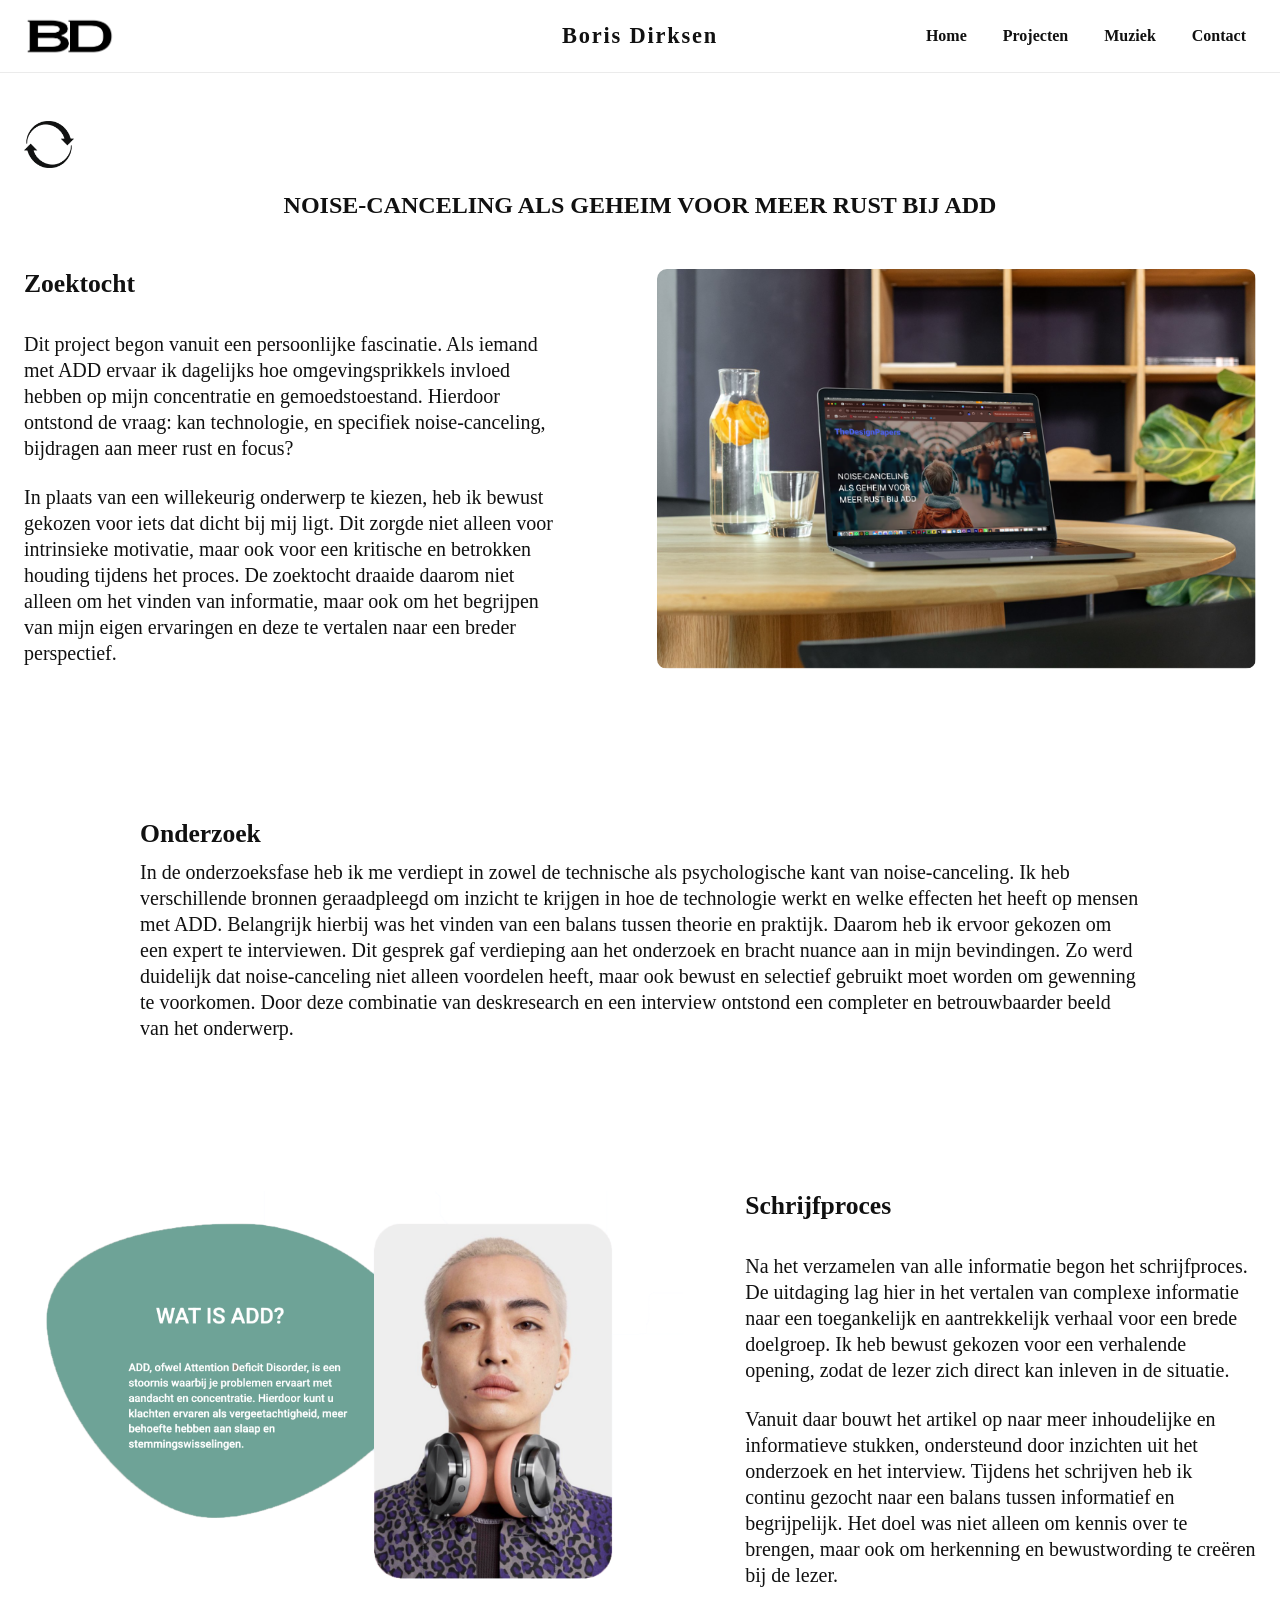
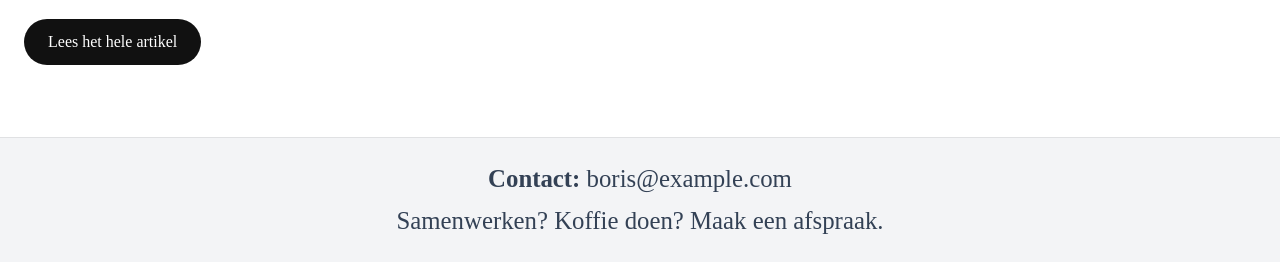
<file: artikel-add.html>
<!DOCTYPE html>
<html lang="nl">

<head>
    <meta charset="UTF-8">
    <meta name="viewport" content="width=device-width, initial-scale=1.0">
    <title>ARTIKEL ADD</title>
    <link rel="stylesheet" href="css/style.css">
</head>

<body>
    <header class="main-header">
        <a href="index.html" class="brand"><img src="assets/logo-boris.png" alt="Boris Dirksen" class="logo-bd"></a>
        <h1 class="brand">Boris Dirksen</h1>
        <nav class="top-nav">
            <a href="index.html">Home</a>
            <a href="projecten.html">Projecten</a>
            <a href="muziek.html">Muziek</a>
            <a href="over.html">Contact</a>
        </nav>
    </header>

    <main class="project-detail-page">
        <section class="project-detail-header">
            <a class="back-link" href="javascript:history.back()"><img src="assets/terugknop.png" alt="" class="terugknop"></a>
            <h1 class="titel-pagina">NOISE-CANCELING ALS GEHEIM VOOR MEER RUST BIJ ADD</h1>
        </section>

        <div class="project-detail-grid">
            <div class="project-detail-copy">
                <h2>Zoektocht</h2>
                <p>
                    Dit project begon vanuit een persoonlijke fascinatie. Als iemand met ADD ervaar ik dagelijks hoe
                    omgevingsprikkels invloed hebben op mijn concentratie en gemoedstoestand. Hierdoor ontstond de
                    vraag: kan technologie, en specifiek noise-canceling, bijdragen aan meer rust en focus?
                </p>

                <p> In plaats van een willekeurig onderwerp te kiezen, heb ik bewust gekozen voor iets dat dicht bij mij
                    ligt. Dit zorgde niet alleen voor intrinsieke motivatie, maar ook voor een kritische en betrokken
                    houding tijdens het proces. De zoektocht draaide daarom niet alleen om het vinden van informatie,
                    maar ook om het begrijpen van mijn eigen ervaringen en deze te vertalen naar een breder perspectief.
                </p>
            </div>

            <div class="project-detail-images">
                <img src="assets/mockup-artikel-laptop.png" alt="" class="artikel-image-1 ">
            </div>
        </div>

        <div class="text-section">
            <h2>Onderzoek</h2>
            <p>In de onderzoeksfase heb ik me verdiept in zowel de technische als psychologische kant van
                noise-canceling. Ik heb verschillende bronnen geraadpleegd om inzicht te krijgen in hoe de technologie
                werkt en welke effecten het heeft op mensen met ADD.

                Belangrijk hierbij was het vinden van een balans tussen theorie en praktijk. Daarom heb ik ervoor
                gekozen om een expert te interviewen. Dit gesprek gaf verdieping aan het onderzoek en bracht nuance aan
                in mijn bevindingen. Zo werd duidelijk dat noise-canceling niet alleen voordelen heeft, maar ook bewust
                en selectief gebruikt moet worden om gewenning te voorkomen.

                Door deze combinatie van deskresearch en een interview ontstond een completer en betrouwbaarder beeld
                van het onderwerp.</p>

        </div>


        <div class="project-detail-grid">
            <div class="project-detail-images">
                <img src="assets/artikel-watisadd.png" alt="" class="artikel-image-1 ">
            </div>
            <div class="project-detail-copy">
                <h2>Schrijfproces</h2>
                <p>
                    Na het verzamelen van alle informatie begon het schrijfproces. De uitdaging lag hier in het vertalen
                    van complexe informatie naar een toegankelijk en aantrekkelijk verhaal voor een brede doelgroep.

                    Ik heb bewust gekozen voor een verhalende opening, zodat de lezer zich direct kan inleven in de
                    situatie.
                </p>

                <p>Vanuit daar bouwt het artikel op naar meer inhoudelijke en informatieve stukken,
                    ondersteund door inzichten uit het onderzoek en het interview.

                    Tijdens het schrijven heb ik continu gezocht naar een balans tussen informatief en begrijpelijk. Het
                    doel was niet alleen om kennis over te brengen, maar ook om herkenning en bewustwording te creëren
                    bij de lezer.</p>

            </div>

        </div>
        <a class="project-link" href="https://mia-mmt1-2425.github.io/final-Borisdirksen020/index.html" target="_blank"
            rel="noopener noreferrer">Lees het hele artikel</a>
    </main>



    <footer class="site-footer">
        <p><strong>Contact:</strong> boris@example.com</p>
        <p>Samenwerken? Koffie doen? Maak een afspraak.</p>
    </footer>
</body>

</html>
</file>
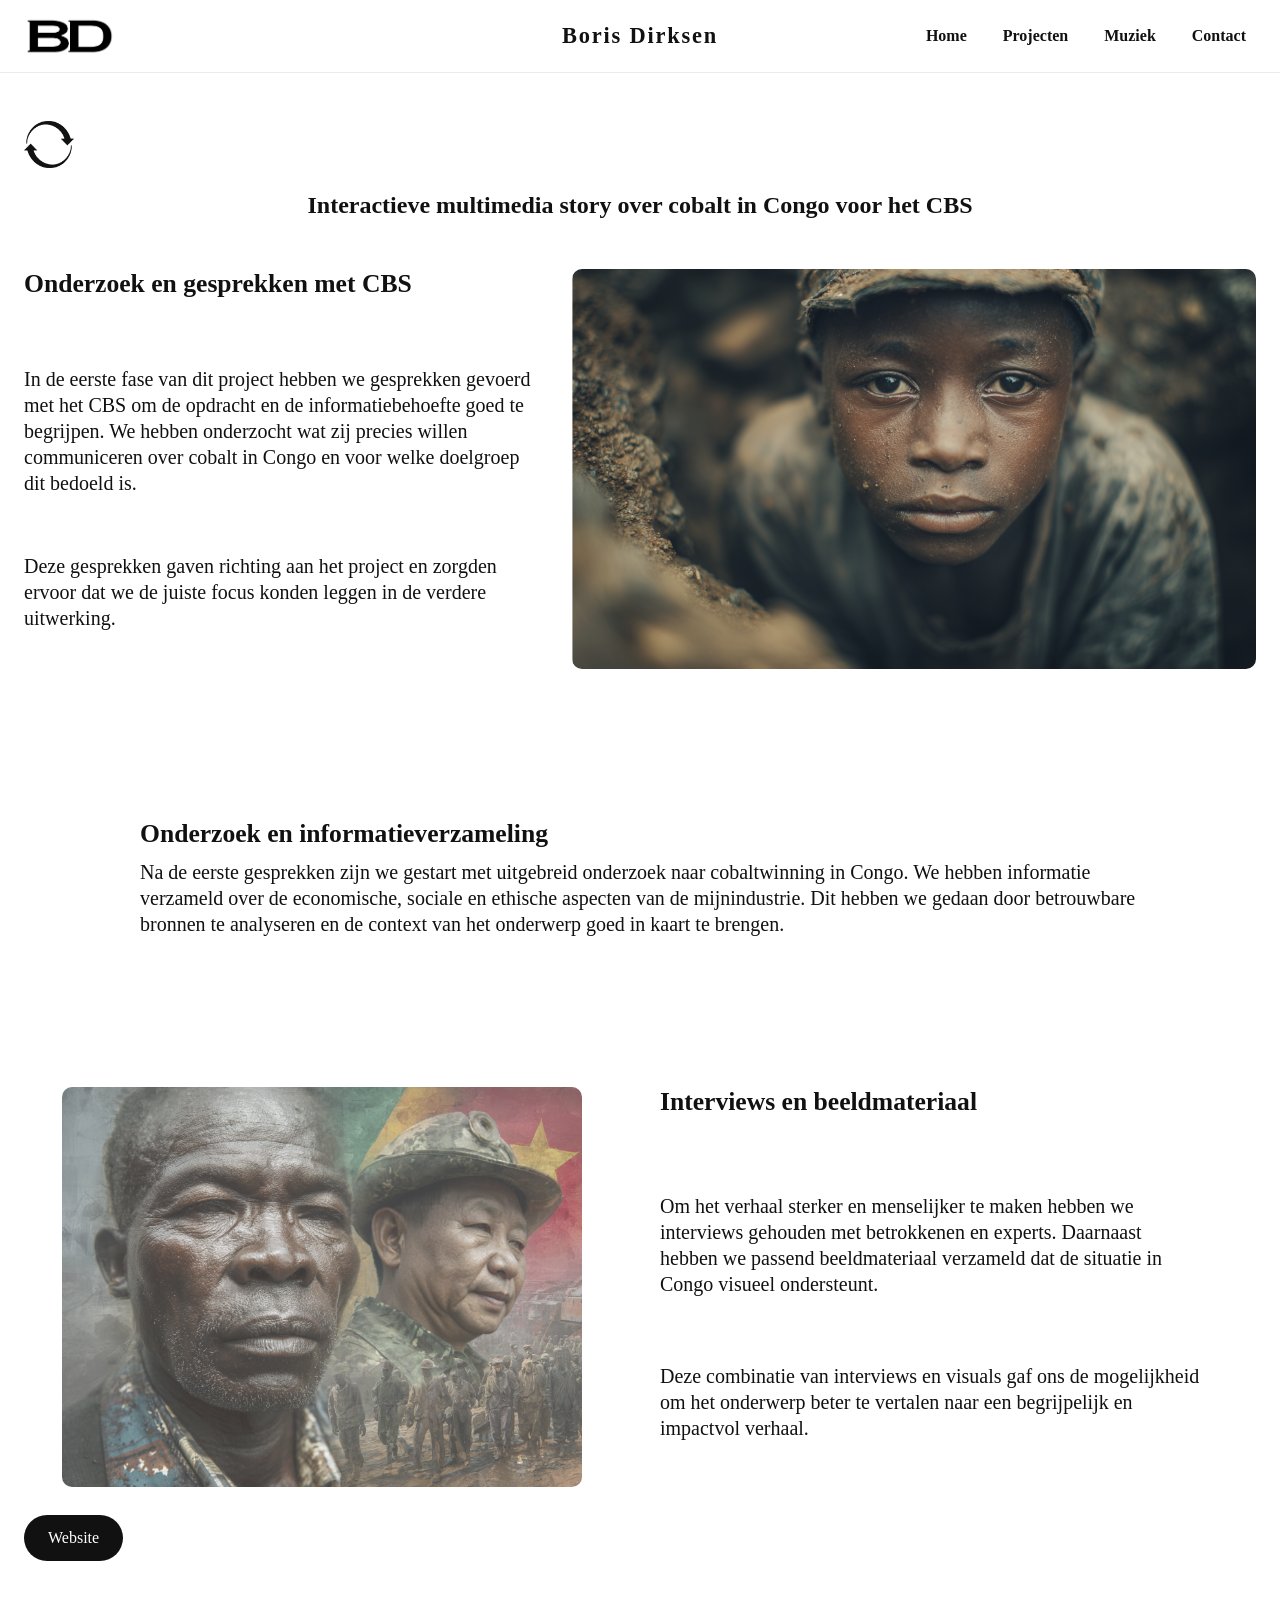
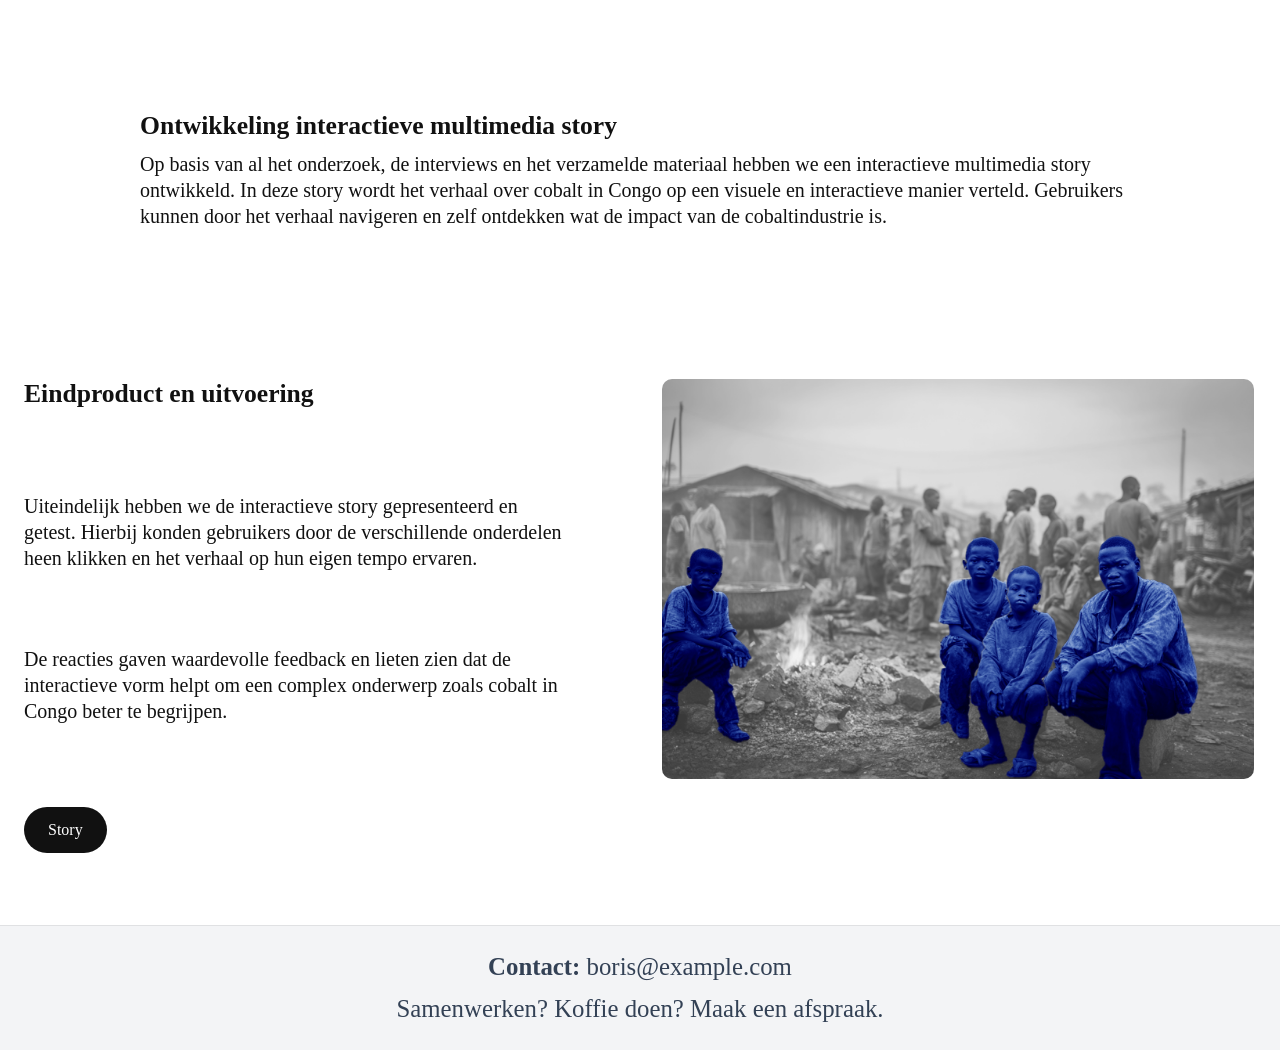
<file: cobalt.html>
<!DOCTYPE html>
<html lang="nl">

<head>
    <meta charset="UTF-8">
    <meta name="viewport" content="width=device-width, initial-scale=1.0">
    <title>MULTIMEDIA STORY CBS</title>
    <link rel="stylesheet" href="css/style.css">
</head>

<body>
    <header class="main-header">
        <a href="index.html" class="brand"><img src="assets/logo-boris.png" alt="Boris Dirksen" class="logo-bd"></a>
        <h1 class="brand">Boris Dirksen</h1>
        <nav class="top-nav">
            <a href="index.html">Home</a>
            <a href="projecten.html">Projecten</a>
            <a href="muziek.html">Muziek</a>
            <a href="over.html">Contact</a>
        </nav>
    </header>

    <main class="project-detail-page">
        <section class="project-detail-header">
            <a class="back-link" href="javascript:history.back()"><img src="assets/terugknop.png" alt=""
                    class="terugknop"></a>
            <h1 class="titel-pagina">Interactieve multimedia story over cobalt in Congo voor het CBS</h1>
        </section>

        <div class="project-detail-grid">
            <div class="project-detail-copy">
                <h2>Onderzoek en gesprekken met CBS</h2>
                <p>
                    In de eerste fase van dit project hebben we gesprekken gevoerd met het CBS om de opdracht en de
                    informatiebehoefte goed te begrijpen. We hebben onderzocht wat zij precies willen communiceren over
                    cobalt in Congo en voor welke doelgroep dit bedoeld is.
                </p>

                <p>
                    Deze gesprekken gaven richting aan het project en zorgden ervoor dat we de juiste focus konden leggen
                    in de verdere uitwerking.
                </p>
            </div>

            <div class="project-detail-images">
                <img src="assets/popup-img-1.png" alt="" class="artikel-image-1 ">
            </div>
        </div>

        <div class="text-section">
            <h2>Onderzoek en informatieverzameling</h2>
            <p>
                Na de eerste gesprekken zijn we gestart met uitgebreid onderzoek naar cobaltwinning in Congo. We hebben
                informatie verzameld over de economische, sociale en ethische aspecten van de mijnindustrie.
                Dit hebben we gedaan door betrouwbare bronnen te analyseren en de context van het onderwerp goed in
                kaart te brengen.
            </p>
        </div>

        <div class="project-detail-grid">
            <div class="project-detail-images">
                <img src="assets/popup-img-4.png" alt="" class="artikel-image-1 ">
            </div>

            <div class="project-detail-copy">
                <h2>Interviews en beeldmateriaal</h2>
                <p>
                    Om het verhaal sterker en menselijker te maken hebben we interviews gehouden met betrokkenen en
                    experts. Daarnaast hebben we passend beeldmateriaal verzameld dat de situatie in Congo visueel
                    ondersteunt.
                </p>

                <p>
                    Deze combinatie van interviews en visuals gaf ons de mogelijkheid om het onderwerp beter te
                    vertalen naar een begrijpelijk en impactvol verhaal.
                </p>
            </div>
        </div>

        <a class="project-link" href="https://mia-mmt1-2425.github.io/final-Borisdirksen020/index.html" target="_blank"
            rel="noopener noreferrer">Website</a>

        <div class="text-section">
            <h2>Ontwikkeling interactieve multimedia story</h2>
            <p>
                Op basis van al het onderzoek, de interviews en het verzamelde materiaal hebben we een interactieve
                multimedia story ontwikkeld. In deze story wordt het verhaal over cobalt in Congo op een visuele en
                interactieve manier verteld.
                Gebruikers kunnen door het verhaal navigeren en zelf ontdekken wat de impact van de cobaltindustrie is.
            </p>
        </div>

        <div class="project-detail-grid">
            <div class="project-detail-copy">
                <h2>Eindproduct en uitvoering</h2>
                <p>
                    Uiteindelijk hebben we de interactieve story gepresenteerd en getest. Hierbij konden gebruikers
                    door de verschillende onderdelen heen klikken en het verhaal op hun eigen tempo ervaren.
                </p>

                <p>
                    De reacties gaven waardevolle feedback en lieten zien dat de interactieve vorm helpt om een complex
                    onderwerp zoals cobalt in Congo beter te begrijpen.
                </p>
            </div>

            <div class="project-detail-images">
                <img src="assets/popup-img-9.png" alt="" class="artikel-image-1 ">
            </div>
        </div>

        <a class="project-link" href="https://mia-mms-2526.github.io/team02/" target="_blank"
            rel="noopener noreferrer">Story</a>
    </main>

    <footer class="site-footer">
        <p><strong>Contact:</strong> boris@example.com</p>
        <p>Samenwerken? Koffie doen? Maak een afspraak.</p>
    </footer>
</body>

</html>
</file>
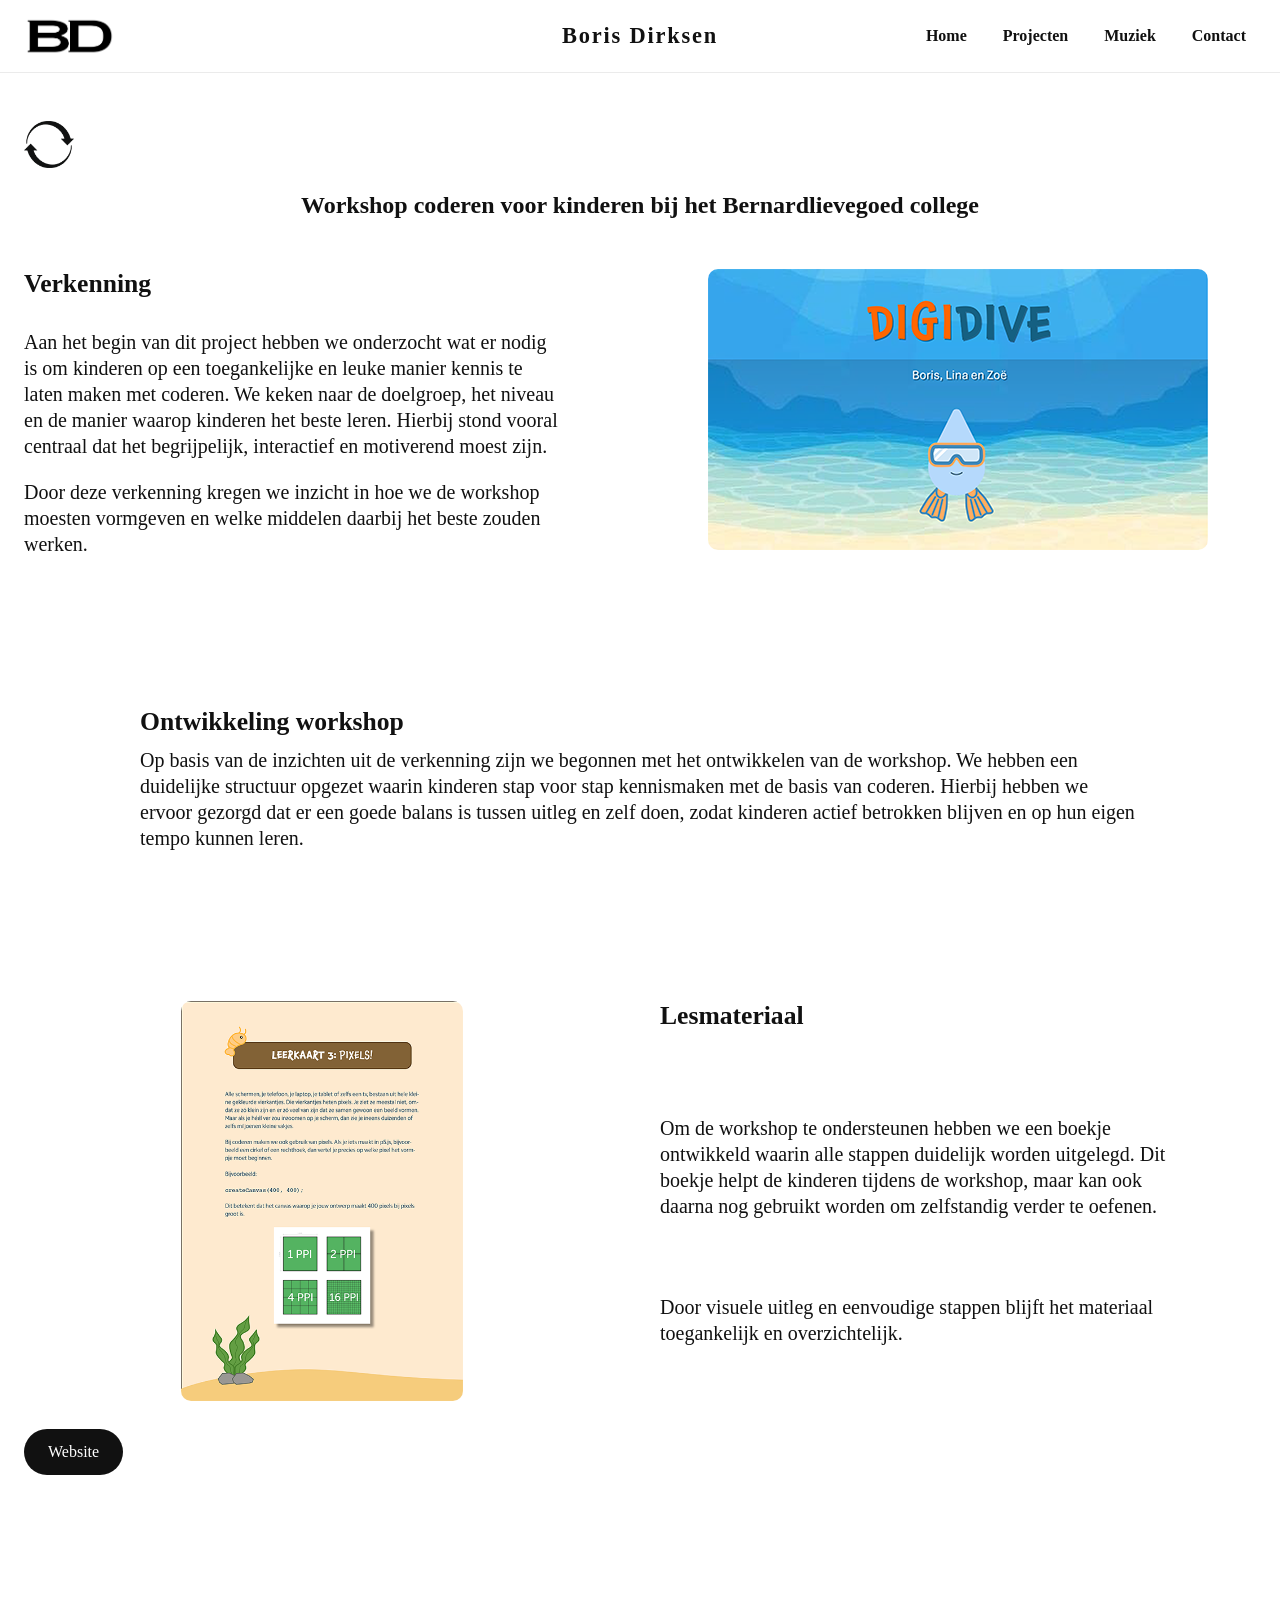
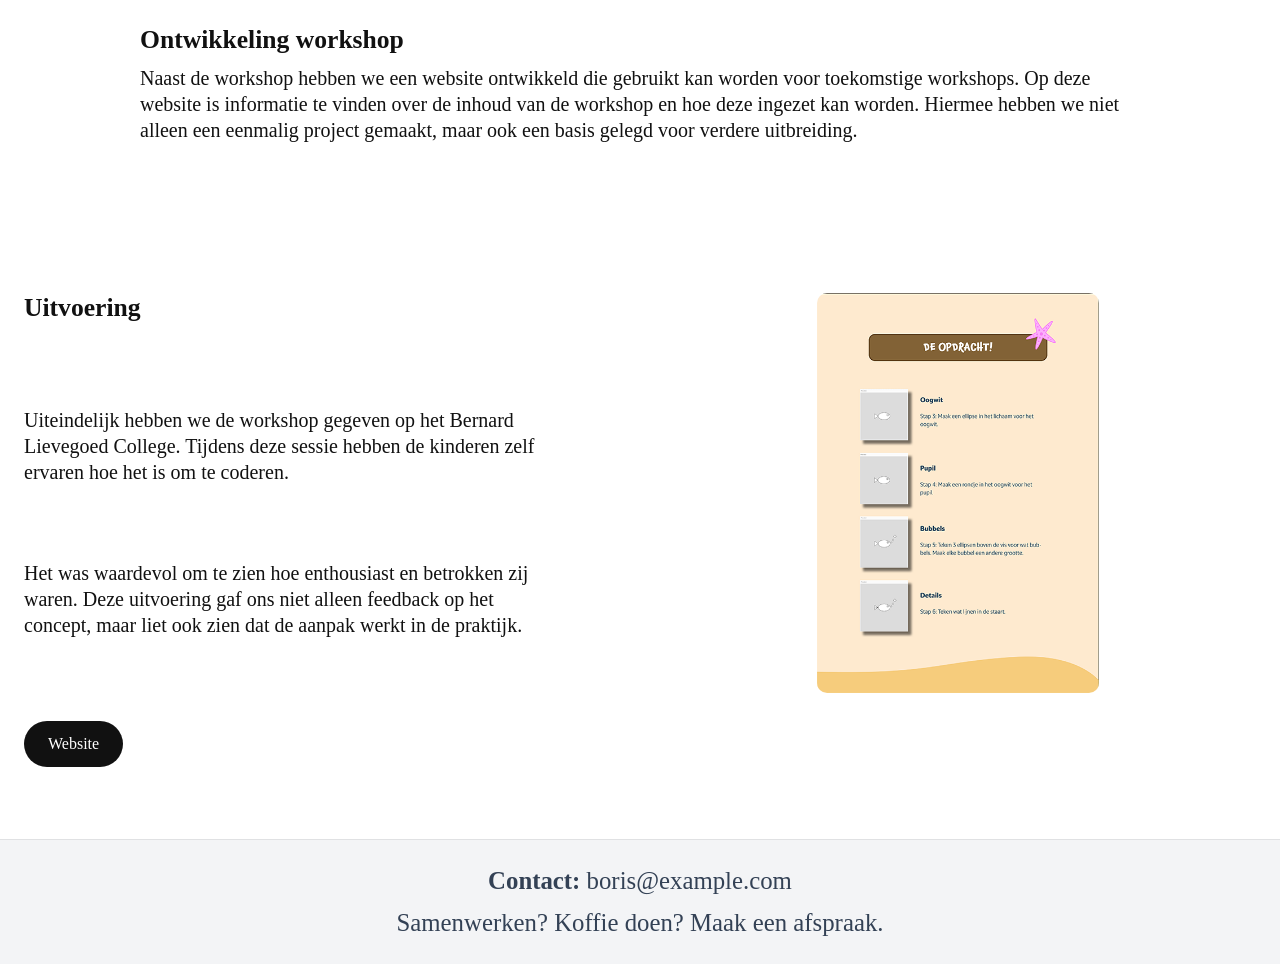
<file: digidive.html>
<!DOCTYPE html>
<html lang="nl">

<head>
    <meta charset="UTF-8">
    <meta name="viewport" content="width=device-width, initial-scale=1.0">
    <title>ARTIKEL ADD</title>
    <link rel="stylesheet" href="css/style.css">
</head>

<body>
    <header class="main-header">
        <a href="index.html" class="brand"><img src="assets/logo-boris.png" alt="Boris Dirksen" class="logo-bd"></a>
        <h1 class="brand">Boris Dirksen</h1>
        <nav class="top-nav">
            <a href="index.html">Home</a>
            <a href="projecten.html">Projecten</a>
            <a href="muziek.html">Muziek</a>
            <a href="over.html">Contact</a>
        </nav>
    </header>

    <main class="project-detail-page">
        <section class="project-detail-header">
            <a class="back-link" href="javascript:history.back()"><img src="assets/terugknop.png" alt=""
                    class="terugknop"></a>
            <h1 class="titel-pagina">Workshop coderen voor kinderen bij het Bernardlievegoed college</h1>
        </section>

        <div class="project-detail-grid">
            <div class="project-detail-copy">
                <h2>Verkenning</h2>
                <p>
                    Aan het begin van dit project hebben we onderzocht wat er nodig is om kinderen op een toegankelijke
                    en leuke manier kennis te laten maken met coderen. We keken naar de doelgroep, het niveau en de
                    manier waarop kinderen het beste leren. Hierbij stond vooral centraal dat het begrijpelijk,
                    interactief en motiverend moest zijn.

                </p>

                <p> Door deze verkenning kregen we inzicht in hoe we de workshop moesten vormgeven en welke middelen
                    daarbij het beste zouden werken.

                </p>
            </div>

            <div class="project-detail-images">
                <img src="assets/digidive1.png" alt="" class="artikel-image-1 ">
            </div>
        </div>

        <div class="text-section">
            <h2>Ontwikkeling workshop</h2>
            <p> Op basis van de inzichten uit de verkenning zijn we begonnen met het ontwikkelen van de workshop. We
                hebben een duidelijke structuur opgezet waarin kinderen stap voor stap kennismaken met de basis van
                coderen. Hierbij hebben we ervoor gezorgd dat er een goede balans is tussen uitleg en zelf doen, zodat
                kinderen actief betrokken blijven en op hun eigen tempo kunnen leren.

            </p>

        </div>


        <div class="project-detail-grid">
            <div class="project-detail-images">
                <img src="assets/digidive2.png" alt="" class="artikel-image-1 ">
            </div>
            <div class="project-detail-copy">
                <h2>Lesmateriaal</h2>
                <p>
                    Om de workshop te ondersteunen hebben we een boekje ontwikkeld waarin alle stappen duidelijk worden
                    uitgelegd. Dit boekje helpt de kinderen tijdens de workshop, maar kan ook daarna nog gebruikt worden
                    om zelfstandig verder te oefenen.

                </p>

                <p> Door visuele uitleg en eenvoudige stappen blijft het materiaal toegankelijk en overzichtelijk.
                </p>

            </div>

        </div>
        <a class="project-link" href="https://mia-mmt1-2425.github.io/final-Borisdirksen020/index.html" target="_blank"
            rel="noopener noreferrer">Website</a>

        <div class="text-section">
            <h2>Ontwikkeling workshop</h2>
            <p> Naast de workshop hebben we een website ontwikkeld die gebruikt kan worden voor toekomstige workshops.
                Op deze website is informatie te vinden over de inhoud van de workshop en hoe deze ingezet kan worden.
                Hiermee hebben we niet alleen een eenmalig project gemaakt, maar ook een basis gelegd voor verdere
                uitbreiding.

            </p>

        </div>

        <div class="project-detail-grid">
            <div class="project-detail-copy">
                <h2>Uitvoering</h2>
                <p>
                    Uiteindelijk hebben we de workshop gegeven op het Bernard Lievegoed College. Tijdens deze sessie
                    hebben de kinderen zelf ervaren hoe het is om te coderen.


                </p>

                <p> Het was waardevol om te zien hoe enthousiast en betrokken zij waren. Deze uitvoering gaf ons niet
                    alleen feedback op het concept, maar liet ook zien dat de aanpak werkt in de praktijk.


                </p>
            </div>

            <div class="project-detail-images">
                <img src="assets/digidive3.png" alt="" class="artikel-image-1 ">
            </div>
        </div>


        <a class="project-link" href="https://borisdirksen020.github.io/digidive2/" target="_blank"
            rel="noopener noreferrer">Website</a> 
    </main>




    <footer class="site-footer">
        <p><strong>Contact:</strong> boris@example.com</p>
        <p>Samenwerken? Koffie doen? Maak een afspraak.</p>
    </footer>
</body>

</html>
</file>
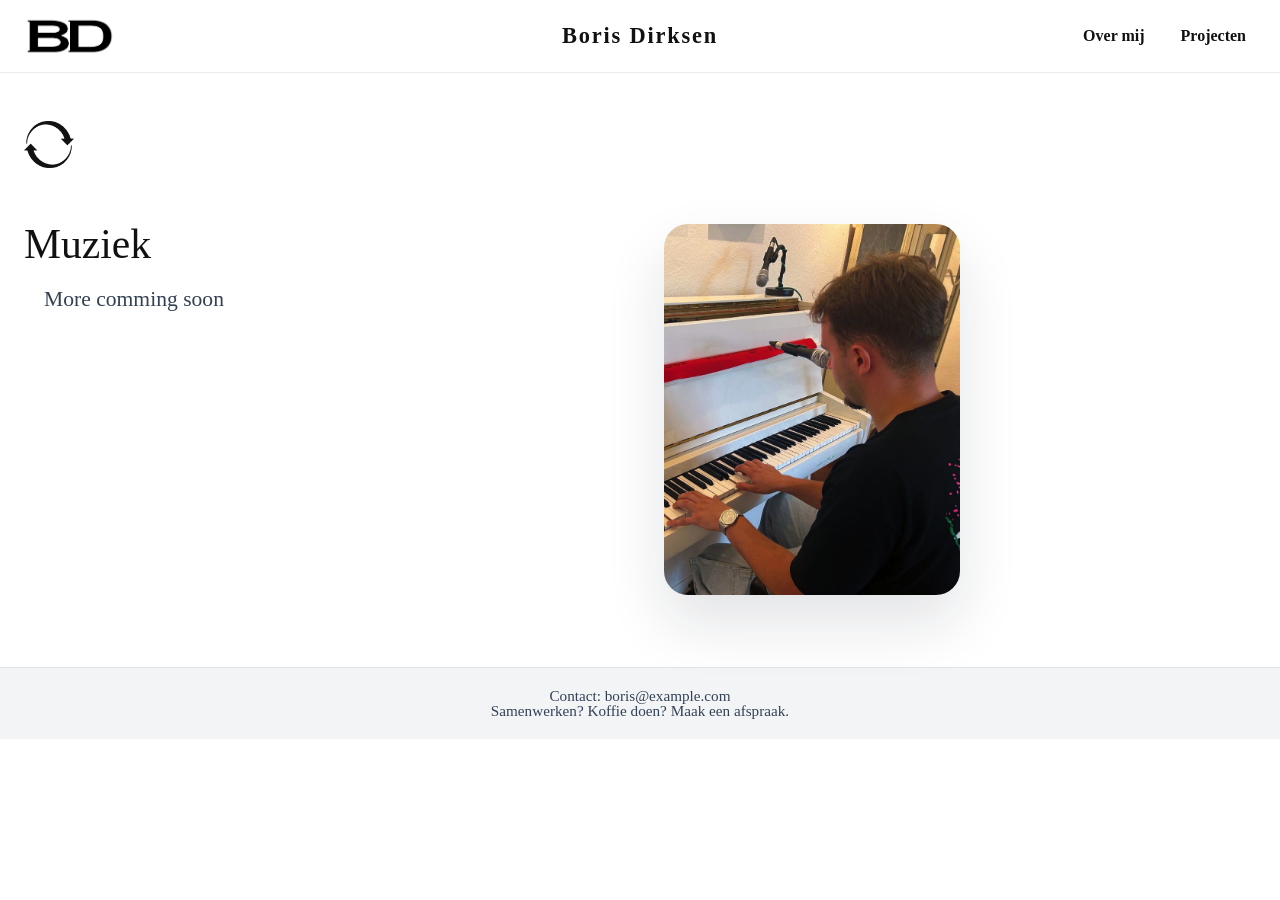
<file: muziek.html>
<!DOCTYPE html>
<html lang="nl">

<head>
    <meta charset="UTF-8">
    <meta name="viewport" content="width=device-width, initial-scale=1.0">
    <title>Muziek</title>
    <link rel="stylesheet" href="css/style.css">
    <link rel="stylesheet" href="css/reset.css">
</head>

<body>

    <header class="main-header">
        <a href="index.html" class="brand"><img src="assets/logo-boris.png" alt="Boris Dirksen" class="logo-bd"></a>
        <h1 class="brand">Boris Dirksen</h1>
        <nav class="top-nav">
            <a href="over.html">Over mij</a>
            <a href="projecten.html">Projecten</a>
        </nav>
    </header>

    <main class="music-page">
        <a class="back-link" href="javascript:history.back()"><img src="assets/terugknop.png" alt="" class="terugknop"></a>
        <div class="about-content">
            <div class="about-copy">
                <h1>Muziek</h1>
                <p>More comming soon</p>
            </div>
            <div >
                <img src="assets/boris.png" alt="Muziek afbeelding" class="about-music">
            </div>
        </div>
    </main>

    <footer class="site-footer">
        <p><strong>Contact:</strong> boris@example.com</p>
        <p>Samenwerken? Koffie doen? Maak een afspraak.</p>
    </footer>

</body>

</html>
</file>
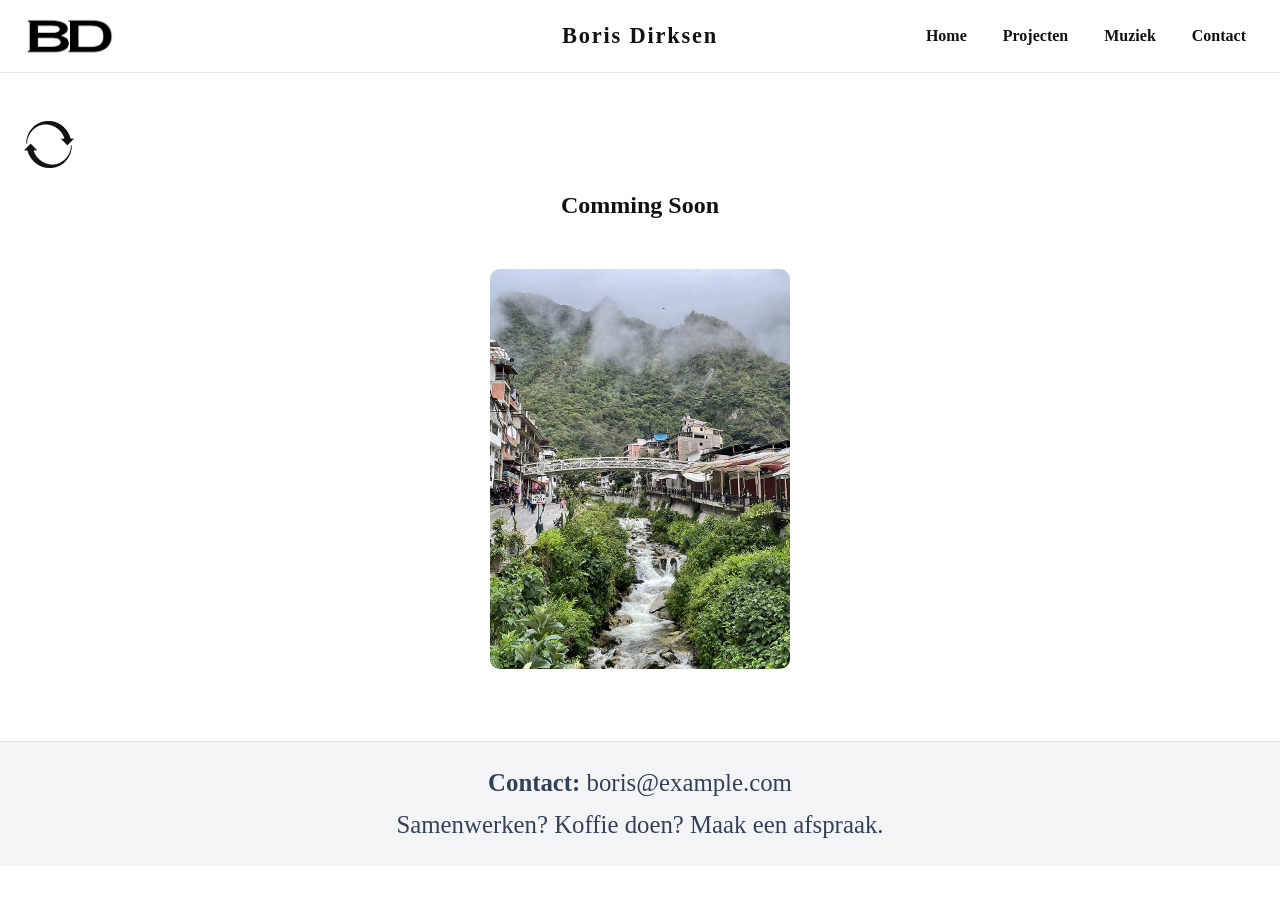
<file: photography.html>
<!DOCTYPE html>
<html lang="nl">

<head>
    <meta charset="UTF-8">
    <meta name="viewport" content="width=device-width, initial-scale=1.0">
    <title>Portfolio website</title>
    <link rel="stylesheet" href="css/style.css">
</head>

<body>
    <header class="main-header">
        <a href="index.html" class="brand"><img src="assets/logo-boris.png" alt="Boris Dirksen" class="logo-bd"></a>
        <h1 class="brand">Boris Dirksen</h1>
        <nav class="top-nav">
            <a href="index.html">Home</a>
            <a href="projecten.html">Projecten</a>
            <a href="muziek.html">Muziek</a>
            <a href="over.html">Contact</a>
        </nav>
    </header>

    <main class="project-detail-page">
        <section class="project-detail-header">
            <a class="back-link" href="javascript:history.back()"><img src="assets/terugknop.png" alt=""
                    class="terugknop"></a>
            <h1 class="titel-pagina">Comming Soon</h1>
        </section>
        <div class="project-detail-images">
            <img src="assets/projecten.png" alt="Portfolio website mockup" class="fotographie-image-1">
        </div>
    </main>

    <footer class="site-footer">
        <p><strong>Contact:</strong> boris@example.com</p>
        <p>Samenwerken? Koffie doen? Maak een afspraak.</p>
    </footer>
</body>

</html>
</file>
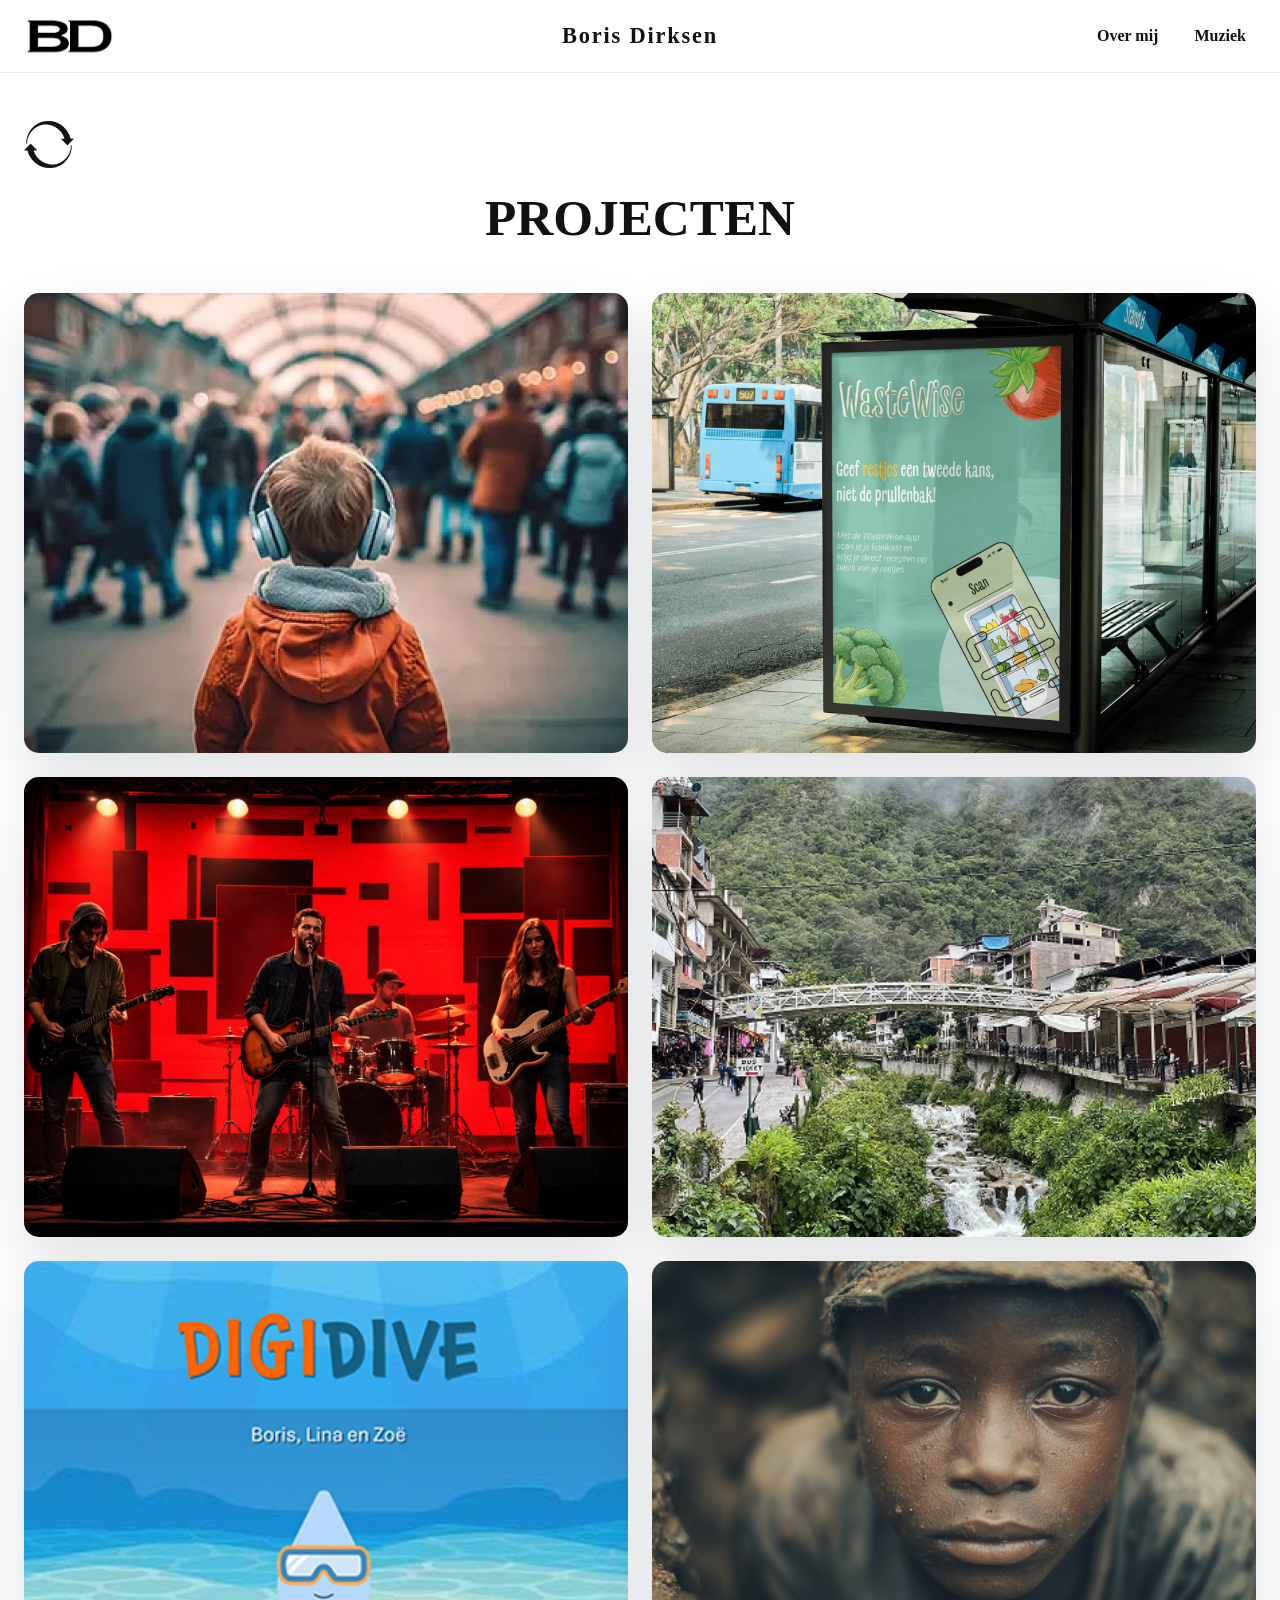
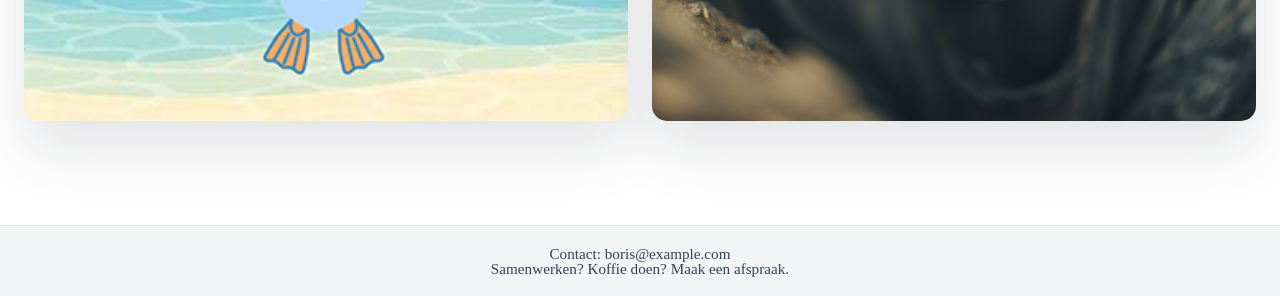
<file: projecten.html>
<!DOCTYPE html>
<html lang="nl">

<head>
    <meta charset="UTF-8">
    <meta name="viewport" content="width=device-width, initial-scale=1.0">
    <title>Projecten</title>
    <link rel="stylesheet" href="css/style.css">
    <link rel="stylesheet" href="css/reset.css">
</head>

<body>

    <header class="main-header">
        <a href="index.html" class="brand"><img src="assets/logo-boris.png" alt="Boris Dirksen" class="logo-bd"></a>
        <h1 class="brand">Boris Dirksen</h1>
        <nav class="top-nav">
            <a href="over.html">Over mij</a>
            <a href="muziek.html">Muziek</a>
        </nav>
    </header>

    <main class="projects-page">
        <a class="back-link" href="javascript:history.back()"><img src="assets/terugknop.png" alt="" class="terugknop"></a>
        <section class="projects-intro">
            <h1 class="titel-pagina">PROJECTEN</h1>
        </section>

        <section class="projects-grid" aria-label="Projecten overzicht">
            <a class="project-card" href="artikel-add.html">
                <img src="assets/artikel-img1.png" alt="ARTIKEL ADD project">
                <div class="project-card-content">
                    <div class="project-card-text">
                        <h2>ARTIKEL ADD</h2>
                        <p class="project-subtitle">The DesignPapers</p>
                    </div>
                </div>
            </a>

            <a class="project-card" href="wastewise-campagne.html">
                <img src="assets/mockup-wastewise-bushalte.png" alt="WASTEWISE CAMPAGNE project">
                <div class="project-card-content">
                    <div class="project-card-text">
                        <h2>WASTEWISE</h2>
                        <p class="project-subtitle">Voedselbank Nederland</p>
                    </div>
                </div>
            </a>

            <a class="project-card" href="generative-art.html">
                <img src="assets/mockup-genart-band.png" alt="GENERATIVE ART project">
                <div class="project-card-content">
                    <div class="project-card-text">
                        <h2>GENERATIVE ART</h2>
                        <p class="project-subtitle">Düüster</p>
                    </div>
                </div>
            </a>

            <a class="project-card" href="photography.html">
                <img src="assets/projecten.png" alt="PORTFOLIO WEBSITE project">
                <div class="project-card-content">
                    <div class="project-card-text">
                        <h2>FOTOGRAFIE</h2>
                        <p class="project-subtitle">Fotografie collectie</p>
                    </div>
                </div>
            </a>

                        <a class="project-card" href="digidive.html">
                <img src="assets/digidive1.png" alt="PORTFOLIO WEBSITE project">
                <div class="project-card-content">
                    <div class="project-card-text">
                        <h2>DIGIDIVE</h2>
                        <p class="project-subtitle">Workshop coderen</p>
                    </div>
                </div>
            </a>

                        <a class="project-card" href="cobalt.html">
                <img src="assets/popup-img-1.png" alt="PORTFOLIO WEBSITE project">
                <div class="project-card-content">
                    <div class="project-card-text">
                        <h2>Multimedia Story Cobalt</h2>
                        <p class="project-subtitle">CBS Nederland</p>
                    </div>
                </div>
            </a>
        </section>

    </main>

    <footer class="site-footer">
        <p><strong>Contact:</strong> boris@example.com</p>
        <p>Samenwerken? Koffie doen? Maak een afspraak.</p>
    </footer>
</body>

</html>
</file>
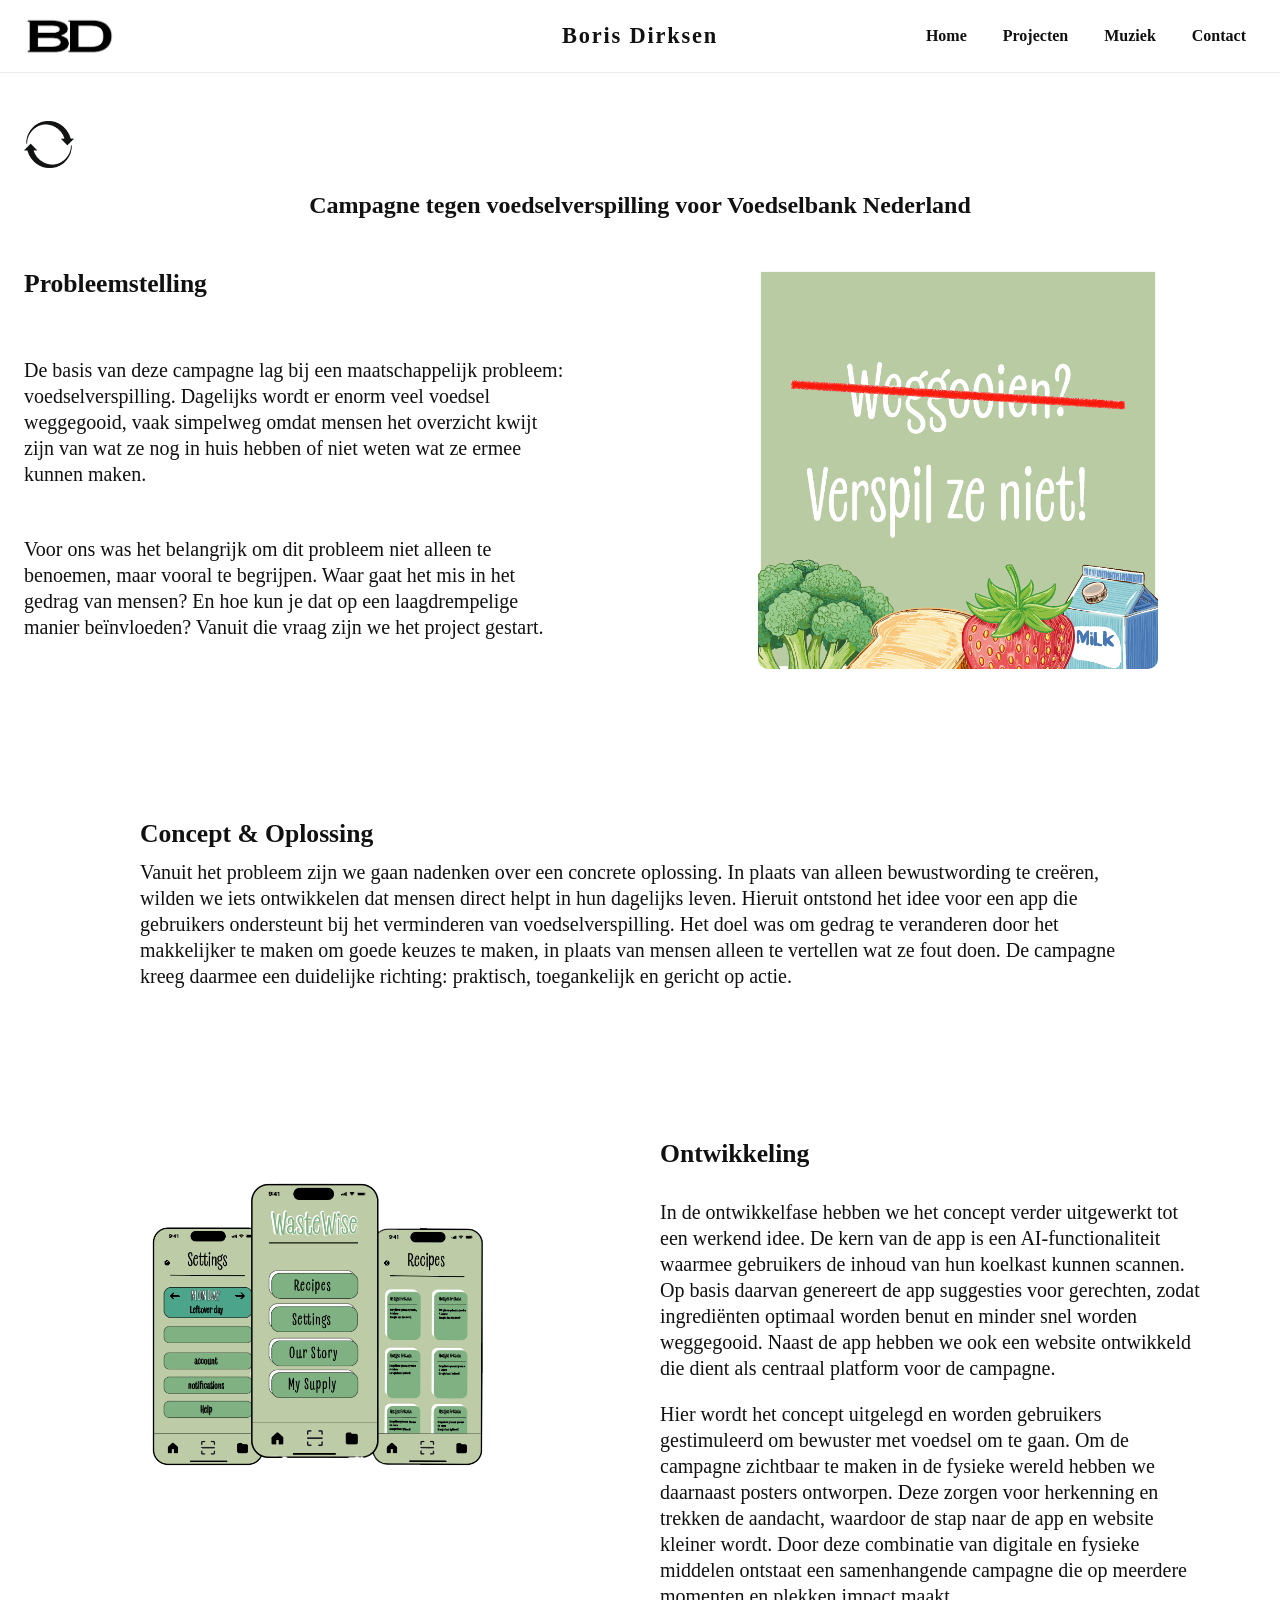
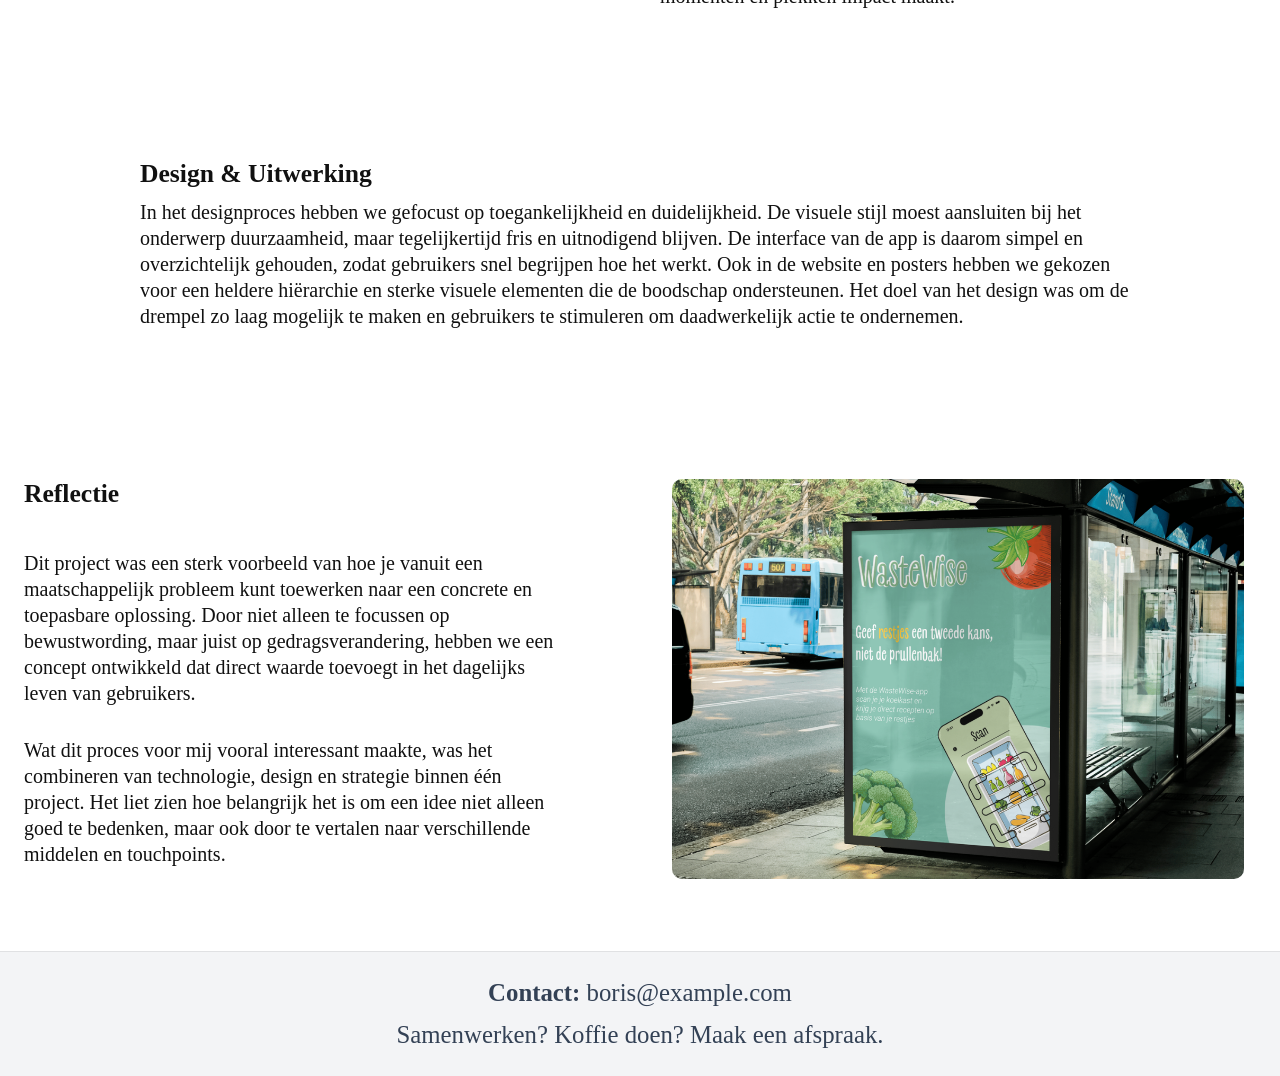
<file: wastewise-campagne.html>
<!DOCTYPE html>
<html lang="nl">

<head>
    <meta charset="UTF-8">
    <meta name="viewport" content="width=device-width, initial-scale=1.0">
    <title>WASTEWISE CAMPAGNE</title>
    <link rel="stylesheet" href="css/style.css">
</head>

<body>
    <header class="main-header">
        <a href="index.html" class="brand"><img src="assets/logo-boris.png" alt="Boris Dirksen" class="logo-bd"></a>
        <h1 class="brand">Boris Dirksen</h1>
        <nav class="top-nav">
            <a href="index.html">Home</a>
            <a href="projecten.html">Projecten</a>
            <a href="muziek.html">Muziek</a>
            <a href="over.html">Contact</a>
        </nav>
    </header>

    <main class="project-detail-page">
        <section class="project-detail-header">
            <a class="back-link" href="javascript:history.back()"><img src="assets/terugknop.png" alt="" class="terugknop"></a>
            <h1 class="titel-pagina">Campagne tegen voedselverspilling voor Voedselbank Nederland</h1>
        </section>
        <div class="project-detail-grid">
            <div class="project-detail-copy">
                <h2>Probleemstelling</h2>
                <p>
                    De basis van deze campagne lag bij een maatschappelijk probleem: voedselverspilling. Dagelijks wordt
                    er enorm veel voedsel weggegooid, vaak simpelweg omdat mensen het overzicht kwijt zijn van wat ze
                    nog in huis hebben of niet weten wat ze ermee kunnen maken.
                </p>

                <p> Voor ons was het belangrijk om dit probleem niet alleen te benoemen, maar vooral te begrijpen. Waar
                    gaat het mis in het gedrag van mensen? En hoe kun je dat op een laagdrempelige manier beïnvloeden?
                    Vanuit die vraag zijn we het project gestart.
                </p>
            </div>

            <div class="project-detail-images">
                <img src="assets/instagram-wastewise-2.png" alt="" class="artikel-image-1 ">
            </div>
        </div>

        <div class="text-section">
            <h2>Concept & Oplossing</h2>
            <p>Vanuit het probleem zijn we gaan nadenken over een concrete oplossing. In plaats van alleen bewustwording
                te creëren, wilden we iets ontwikkelen dat mensen direct helpt in hun dagelijks leven.

                Hieruit ontstond het idee voor een app die gebruikers ondersteunt bij het verminderen van
                voedselverspilling. Het doel was om gedrag te veranderen door het makkelijker te maken om goede keuzes
                te maken, in plaats van mensen alleen te vertellen wat ze fout doen.

                De campagne kreeg daarmee een duidelijke richting: praktisch, toegankelijk en gericht op actie.</p>
        </div>


        <div class="project-detail-grid">
            <div class="project-detail-images">
                <img src="assets/wastewiseappdesign1.png" alt="" class="artikel-image-1 ">
            </div>
            <div class="project-detail-copy">
                <h2>Ontwikkeling</h2>
                <p>
                    In de ontwikkelfase hebben we het concept verder uitgewerkt tot een werkend idee. De kern van de app
                    is een AI-functionaliteit waarmee gebruikers de inhoud van hun koelkast kunnen scannen. Op basis
                    daarvan genereert de app suggesties voor gerechten, zodat ingrediënten optimaal worden benut en
                    minder snel worden weggegooid.

                    Naast de app hebben we ook een website ontwikkeld die dient als centraal platform voor de campagne.
                </p>

                <p>Hier wordt het concept uitgelegd en worden gebruikers gestimuleerd om bewuster met voedsel om te
                    gaan.

                    Om de campagne zichtbaar te maken in de fysieke wereld hebben we daarnaast posters ontworpen. Deze
                    zorgen voor herkenning en trekken de aandacht, waardoor de stap naar de app en website kleiner
                    wordt.

                    Door deze combinatie van digitale en fysieke middelen ontstaat een samenhangende campagne die op
                    meerdere momenten en plekken impact maakt.</p>

            </div>

        </div>

        <div class="text-section">
            <h2>Design & Uitwerking</h2>
            <p>In het designproces hebben we gefocust op toegankelijkheid en duidelijkheid. De visuele stijl moest
                aansluiten bij het onderwerp duurzaamheid, maar tegelijkertijd fris en uitnodigend blijven.

                De interface van de app is daarom simpel en overzichtelijk gehouden, zodat gebruikers snel begrijpen hoe
                het werkt. Ook in de website en posters hebben we gekozen voor een heldere hiërarchie en sterke visuele
                elementen die de boodschap ondersteunen.

                Het doel van het design was om de drempel zo laag mogelijk te maken en gebruikers te stimuleren om
                daadwerkelijk actie te ondernemen.</p>
        </div>

        <div class="project-detail-grid">
            <div class="project-detail-copy">
                <h2>Reflectie</h2>
                <p>
                    Dit project was een sterk voorbeeld van hoe je vanuit een maatschappelijk probleem kunt toewerken
                    naar een concrete en toepasbare oplossing. Door niet alleen te focussen op bewustwording, maar juist
                    op gedragsverandering, hebben we een concept ontwikkeld dat direct waarde toevoegt in het dagelijks
                    leven van gebruikers.
                </p>

                <p> Wat dit proces voor mij vooral interessant maakte, was het combineren van technologie, design en
                    strategie binnen één project. Het liet zien hoe belangrijk het is om een idee niet alleen goed te
                    bedenken, maar ook door te vertalen naar verschillende middelen en touchpoints.
                </p>
            </div>

            <div class="project-detail-images">
                <img src="assets/mockup-wastewise-bushalte.png" alt="" class="artikel-image-1 ">
            </div>
        </div>

    </main>

    <footer class="site-footer">
        <p><strong>Contact:</strong> boris@example.com</p>
        <p>Samenwerken? Koffie doen? Maak een afspraak.</p>
    </footer>
</body>

</html>
</file>
<file: css/style.css>
/* Reset */
*,
*::before,
*::after {
    margin: 0;
    padding: 0;
    box-sizing: border-box;
}

html,
body {
    width: 100%;
    min-height: 100%;
    scroll-behavior: smooth;
}

body {
    background: #fff;
    color: #111;
}

a {
    color: inherit;
    text-decoration: none;
}

img {
    display: block;
    width: 100%;
    height: auto;
}

/* Header */
.main-header {
    position: sticky;
    top: 0;
    width: 100%;
    z-index: 1000;
    display: flex;
    justify-content: space-between;
    align-items: center;
    padding: 16px 24px;
    background: rgba(255, 255, 255, 0.78);
    backdrop-filter: blur(12px);
    border-bottom: 1px solid rgba(0, 0, 0, 0.08);
}

.terugknop {
    width: 50px;
    height: 100%;
    display: inline-block;
    transform-origin: center;
    transition: transform 300ms ease-in-out;
}

.terugknop:hover {
    transform: scale(1.2) rotate(720deg);
    /* 3 x 360 = 1080 graden */
}

.main-project-detail {
    max-width: 1300px;
    margin: 0 auto;
}

.brand {
    font-size: 1.4rem;
    font-weight: 800;
    letter-spacing: 0.08em;
}

.main-header>h1.brand {
    font-weight: 800 !important;
    position: absolute;
    left: 50%;
    transform: translateX(-50%);
}

.logo-bd {
    height: 40px;
}

.top-nav {
    display: flex;
    gap: 16px;
}

.top-nav a {
    font-weight: 600;
    color: #111;
    padding: 8px 10px;
    border-radius: 8px;
    transition: background 0.2s ease;
}

.top-nav a:hover {
    background: rgba(0, 0, 0, 0.06);
}

/* Home grid */
.hero-grid {
    display: grid;
    grid-template-columns: repeat(3, 1fr);
    gap: 0;
    width: 100%;
    min-height: calc(100vh - 88px);
}

.titel-pagina {
    font-weight: 800;
    display: flex;
    flex-direction: column;
    align-items: center;
    justify-content: center;
    text-align: center;
    margin: 0px auto 50px auto;
}

.titel-paginareis {
    font-size: 2.6rem;
    letter-spacing: 0.12em;
    text-transform: uppercase;
        font-weight: 800;
    display: flex;
    flex-direction: column;
    align-items: center;
    justify-content: center;
    text-align: center;
    margin: 50px auto 50px auto;
}

.wastewise-image {
    width: 50%;
    max-height: 400px;
    object-fit: cover;
    border-radius: 14px;
    box-shadow: 0 20px 60px rgba(0, 0, 0, 0.15);
    margin: 0 auto;
}

.projects-page {
    padding: 48px 24px 72px;
    max-width: 1300px;
    margin: 0 auto;
}

.watisadd {
    width: 50%;
    margin: 50px auto;
    background: #fff;
    /* optioneel, nodig voor zichtbare schaduw op transparante achtergronden */
    border-radius: 8px;
    /* optioneel, maakt de schaduw vloeiender */
    transition: box-shadow 200ms ease, transform 200ms ease;
}

.watisadd:hover {
    transform: translateY(-4px);
    /* licht optillen voor effect */
}

.about-page {
    padding: 48px 24px 72px;
    max-width: 1300px;
    margin: 0 auto;
}

.music-page{
   
    padding: 48px 24px 72px;
    max-width: 1300px;
    margin: 0 auto;
}



.project-detail-page {
    padding: 48px 24px 72px;
    max-width: 1300px;
    margin: 0 auto;
}

.about-content {
    display: grid;
    grid-template-columns: 1fr 1fr;
    gap: 48px;
    align-items: start;
    margin-top: 32px;
}

p {
    font-size: 1.55rem;
    line-height: 1.7;
}

.about-copy p {
    color: #334155;
    font-size: 1.35rem;
    line-height: 1.3;
    margin: 20px;
}

.about-copy h1 {
    font-size: 2.6rem;
    margin-bottom: 18px;
}

.about-photo {
    height: 500px;
    width: auto;
    border-radius: 14px;
    box-shadow: 0 20px 60px rgba(0, 0, 0, 0.15);
}

.about-image {
    display: flex;
    align-items: center;
    justify-content: center;
}

.about-music{
    width: 50%;
    border-radius: 24px;
    box-shadow: 0 28px 60px rgba(15, 23, 42, 0.12);
    object-fit: cover;
}


.about-image img {
    width: 100%;
    border-radius: 24px;
    box-shadow: 0 28px 60px rgba(15, 23, 42, 0.12);
    object-fit: cover;
}

@media (max-width: 900px) {
    .about-content {
        grid-template-columns: 1fr;
        gap: 32px;
    }
}





.project-detail-grid {
    display: flex;
    flex-direction: column;
    gap: 40px;
    margin-top: 40px;
}

.text-section {
    max-width: 1000px;
    margin: 150px auto;
}

.text-section p {
    font-size: 20px;
    line-height: 1.3;
}

.text-section h2 {
    font-size: 1.6rem;
    margin-bottom: 10px;
}

/* Rij 1 */
.project-detail-grid>.project-detail-copy,
.project-detail-grid>.project-detail-images {
    display: grid;
    gap: 20px;
}

.project-detail-copy p {
    font-size: 20px;
    line-height: 1.3;
}

.copy-p {
    font-size: 20px;
    line-height: 1.3;
    margin-top: 20px;
}

.project-detail-grid {
    display: grid;
    gap: 40px;
}

/* Rij 1: tekst + images */
.project-detail-grid {
    grid-template-columns: 1fr 1fr;
}

.project-detail-images {
    display: flex;
    flex-direction: column;
    gap: 20px;
}

.artikel-image-1 {
    width: auto;
    max-height: 400px;
    border-radius: 10px;
    margin: 0 auto;
}

.artikel-image-2 {
    width: auto;
    max-height: 400px;
    max-width: 700px;
    border-radius: 10px;
    margin: 0 auto;
}

/* Rij 2: 3 images */
.project-gallery {
    display: grid;
    grid-template-columns: repeat(3, 1fr);
    gap: 60px;
    margin: 50px auto;
}

.project-gallery-image {
    width: auto;
    max-height: 400px;
    border-radius: 10px;
    box-shadow: 0 18px 40px rgba(0, 0, 0, 0.18);
}

/* Rij 3: image + tekst */
.project-detail-bottom {
    display: grid;
    grid-template-columns: 1fr 1fr;
    gap: 20px;
}

.project-detail-bottom .image img {
    width: 100%;
}

/* Images algemeen */
img {
    width: 100%;
    height: auto;
    display: block;
}

/* Tablet */
@media (max-width: 900px) {
    .project-gallery {
        grid-template-columns: repeat(2, 1fr);
    }
}

/* Mobiel */
@media (max-width: 600px) {
    .project-detail-grid {
        grid-template-columns: 1fr;
    }

    .project-gallery {
        grid-template-columns: 1fr;
    }

    .project-detail-bottom {
        grid-template-columns: 1fr;
    }

    .project-detail-bottom .image {
        order: -1;
    }
}

.back-link {
    display: inline-flex;
    align-items: center;
    gap: 0.5rem;
    color: #111;
    font-weight: 700;
    margin-bottom: 24px;
    text-decoration: none;
    transition: color 0.2s ease;
}

.back-link:hover {
    color: #000;
}


.project-link {
    display: inline-block;
    margin-top: 28px;
    padding: 14px 24px;
    background: #111;
    color: #fff;
    border-radius: 999px;
    text-decoration: none;
    transition: transform 0.2s ease, background 0.2s ease;
}

.project-link:hover {
    transform: translateY(-2px);
    background: #222;
}

.projects-intro {
    max-width: 720px;
    margin-bottom: 40px;
    position: relative;
    margin: 0 auto;
}

.projects-intro .eyebrow {
    display: inline-block;
    font-size: 0.92rem;
    letter-spacing: 0.2em;
    text-transform: uppercase;
    color: #334155;
}

.projects-intro h1 {
    font-size: clamp(2.6rem, 4vw, 3.8rem);
}

.projects-intro p {
    max-width: 620px;
    color: #334155;
    line-height: 1.8;
}

.projects-grid {
    display: grid;
    grid-template-columns: repeat(2, minmax(0, 1fr));
    gap: 24px;
    margin-bottom: 32px;
}

.project-card {
    position: relative;
    overflow: hidden;
    border-radius: 15px;
    cursor: pointer;
    box-shadow: 0 28px 60px rgba(15, 23, 42, 0.12);
    transition: transform 0.25s ease, box-shadow 0.25s ease;
    min-height: 460px;
    display: flex;
    flex-direction: column;
    background: none;
    width: 100%;
    height: 450px;
    flex: none;
    /* voorkomt stretch in grid */
}

.project-card::before {
    content: '';
    position: absolute;
    inset: 0;
    background: rgba(0, 0, 0, 0.08);
    opacity: 0;
    transition: opacity 0.20s ease-out;
    pointer-events: none;
}

.project-card:hover {
    transform: translateY(-10px);
    box-shadow: 0 34px 72px rgba(15, 23, 42, 0.18);
}

.project-card:hover::before {
    opacity: 1;
}

.project-card img {
    display: block;
    width: 100%;
    height: 100%;
    object-fit: cover;
}

.project-card-content {
    position: absolute;
    inset: 0;
    display: flex;
    align-items: center;
    justify-content: center;
    padding: 28px;
    background: rgba(0, 0, 0, 0.35);
    backdrop-filter: blur(8px);
    opacity: 0;
    transform: translateY(12px);
    transition: opacity 0.3s ease, transform 0.3s ease, background 0.3s ease, backdrop-filter 0.3s ease;
    z-index: 2;
}

.project-card:hover .project-card-content {
    opacity: 1;
    transform: translateY(0);
    background: rgba(0, 0, 0, 0.5);
    backdrop-filter: blur(12px);
}

.project-card-text {
    text-align: center;
    width: 100%;
    display: flex;
    flex-direction: column;
    gap: 16px;
    align-items: center;
}

.project-card-content h2 {
    color: #fff;
    font-size: clamp(3rem, 2.6vw, 2.2rem);
    font-weight: 800;
    text-align: center;
    margin: 0;
    line-height: 1.2;
    text-shadow: 0 10px 24px rgba(0, 0, 0, 0.35);
}

.project-subtitle {
    color: #ffffff;
    font-size: clamp(1rem, 1.1vw, 1rem);
    text-align: center;
    margin: 0;
    padding-top: 15px;
    font-weight: 500;
    letter-spacing: 0.3px;
}

.video-player-container {
    width: 80%;
    border-radius: 24px;
    overflow: hidden;
    background: #000;
    margin: 24px auto 0 auto;
    position: relative;
}

.video-player {
    width: 100%;
    height: auto;
    display: block;
    background: #000;
}

.titel-video {
    margin: 100px auto 0 auto;
    text-align: center;

}

.video-play-btn {
    position: absolute;
    top: 50%;
    left: 50%;
    transform: translate(-50%, -50%);
    width: 80px;
    height: 80px;
    background: rgba(255, 255, 255, 0.95);
    border: none;
    border-radius: 50%;
    cursor: pointer;
    display: flex;
    align-items: center;
    justify-content: center;
    z-index: 10;
    transition: all 0.3s ease;
    box-shadow: 0 8px 32px rgba(0, 0, 0, 0.3);
}

.video-play-btn::after {
    content: '';
    width: 0;
    height: 0;
    border-left: 28px solid #111;
    border-top: 18px solid transparent;
    border-bottom: 18px solid transparent;
    margin-left: 6px;
}

.video-play-btn:hover {
    background: #fff;
    transform: translate(-50%, -50%) scale(1.1);
    box-shadow: 0 12px 40px rgba(0, 0, 0, 0.4);
}





.modal-main {
    width: 100%;
    display: grid;
    grid-template-columns: 2fr 1fr 1fr 1fr;
    min-height: 0;
    overflow: hidden;
}

.modal-gallery {
    justify-content: center;
    align-items: flex-start;
    overflow-x: auto;
    overflow-y: auto;
    min-height: 300px;
}

.modal-gallery-image {
    width: 110%;
    height: 110%;
    object-fit: cover;
    box-shadow: 0 18px 40px rgba(0, 0, 0, 0.18);
}

.modal-copy {
    grid-column: span 3;
    padding: 32px 36px 36px;
    overflow-y: auto;
    min-height: 0;
}

.project-modal {
    position: fixed;
    inset: 0;
    display: none;
    align-items: center;
    justify-content: center;
    padding: 24px;
    z-index: 2000;
}

.project-modal.is-open {
    display: flex;
}

.modal-backdrop {
    position: absolute;
    inset: 0;
    background: rgba(15, 23, 42, 0.72);
}

.modal-inner {
    position: relative;
    width: 80%;
    background: #fff;
    border-radius: 15px;
    box-shadow: 0 40px 120px rgba(15, 23, 42, 0.2);
    overflow-y: auto;
    /* 👈 dit is de key */
    display: flex;
    gap: 0;
    max-height: 90vh;
    z-index: 1;
}

.modal-close {
    position: absolute;
    top: 18px;
    right: 18px;
    width: 42px;
    height: 42px;
    border: none;
    background: rgba(15, 23, 42, 0.08);
    color: #111;
    font-size: 1.6rem;
    line-height: 1;
    border-radius: 50%;
    cursor: pointer;
}

.modal-image img {
    width: 100%;
    height: 100%;
    object-fit: cover;
    min-height: 100%;
}

.modal-copy {
    padding: 36px 36px 44px;
    display: flex;
    flex-direction: column;
    overflow-y: auto;
    min-height: 0;
}

.modal-copy .eyebrow {
    color: #64748b;
    margin-bottom: 18px;
}

.modal-copy h2 {
    font-size: clamp(2.2rem, 3vw, 2.8rem);
    margin: 0 0 18px;
}

.modal-copy p {
    color: #334155;
    font-size: 1rem;
    line-height: 1.8;
    margin-bottom: 28px;
}

.modal-link {
    display: inline-flex;
    align-items: center;
    justify-content: center;
    padding: 14px 24px;
    border-radius: 999px;
    background: #111;
    color: #fff;
    font-weight: 700;
    transition: background 0.25s ease;
}

.modal-link:hover {
    background: #333;
}

.card {
    position: relative;
    width: 100%;
    min-height: 100%;
    height: 100%;
    background-size: cover;
    background-position: center;
    overflow: hidden;
    display: flex;
    align-items: center;
    justify-content: center;
}

.card::after {
    content: '';
    position: absolute;
    inset: 0;
    background: linear-gradient(180deg, rgba(0, 0, 0, 0.05), rgba(0, 0, 0, 0.15));
    transition: background 0.35s ease;
}

.card-text {
    position: absolute;
    left: 50%;
    top: 85%;
    transform: translate(-50%, -50%);
    color: #fff;
    font-size: 2.6rem;
    font-weight: 1000;
    letter-spacing: 0.12em;
    text-transform: uppercase;
    text-align: center;
    line-height: 1.1;
    transition: transform 0.35s ease-out, font-size 0.35s ease-out, left 0.35s ease-out, top 0.35s ease;
    white-space: nowrap;
    text-shadow: 0 2px 8px rgba(0, 0, 0, 0.1);
}

.card.is-hovered::after {
    background: linear-gradient(180deg, rgba(0, 0, 0, 0.08), rgba(0, 0, 0, 0.35));
}

.card.is-hovered .card-text {
    left: 14%;
    top: 80%;
    transform: translateY(-35%) rotate(-90deg);
    transform-origin: left center;
    font-size: 4rem;
    text-align: left;
}

.card,
.card:visited,
.card:active,
.card:hover {
    color: inherit;
    text-decoration: none;
}



.gallery {
    display: flex;
    gap: 20px;
    width: 1100px;
    height: 500px;
    margin: 100px auto;
}

.item {
    flex: 1;
    transition: flex 0.5s ease, filter 0.3s ease;
    background-size: cover;
    background-position: center;
}

.item:hover {
    flex: 6;
    filter: brightness(1.2);
}

.gallery .item {
    position: relative;
    overflow: hidden;
}

.gallery .item::before {
    content: '';
    position: absolute;
    inset: 0;
    /* vervangt width/height 100% */
    background: linear-gradient(#fff,
            transparent,
            transparent,
            transparent,
            #fff);
    pointer-events: none;
}

.gallery .item:nth-child(even) {
    transform: translateY(30px);
}

.gallery .item:nth-child(odd) {
    transform: translateY(-30px);
}

.gallery .item::after {
    content: attr(data-text);
    position: absolute;
    bottom: -50px;
    color: #000;
    font-size: 3em;
    font-weight: 900;
    left: 50%;
    transform: translateX(-50%);

    padding: 5px auto;
    white-space: nowrap;
    transition: 0.5s;
    text-transform: uppercase;
    letter-spacing: 0.5em;
    opacity: 0;
    transition-delay: 0s;

}

.gallery .item:hover::after {
    bottom: 50px;
    opacity: 1;
    transition-delay: 0.10s;

}

.p-reis{
    color: #334155;
    font-size: 1.35rem;
    line-height: 1.3;
    margin: 20px;
    margin: 0 50px;
}

.fotographie-image-1 {
    width: auto;
    max-height: 400px;
    border-radius: 10px;
    margin: 0 auto;
}



.koffie {
    padding: 180px 20px;
    text-align: center;
}

.koffie h2 {
    font-size: 2.6rem;
    margin-bottom: 18px;
}

.koffie p {
    max-width: 720px;
    margin: 0 auto;
    color: #333;
    font-size: 1.05rem;
    line-height: 1.7;
}

.mail-button {
    display: inline-block;
    margin-top: 10px;
    padding: 10px 20px;
    background-color: #000;
    color: #fff;
    text-decoration: none;
    border-radius: 6px;
    transition: 0.3s ease;
}

.mail-button:hover {
    background-color: #333;
}

.project-subtitle {
    text-align: center;
    color: white;
    margin-top: -30px;
    margin-bottom: 40px;
}

.project-hero img {
    width: 80%;
    max-height: 500px;
    object-fit: cover;
    border-radius: 14px;
    box-shadow: 0 20px 60px rgba(0, 0, 0, 0.15);
    margin: 0 auto;
}

.project-detail-copy h2 {
    font-size: 1.6rem;
    margin-bottom: 10px;
}

.project-detail-copy h3 {
    margin-top: 20px;
    font-size: 1.2rem;
    color: #444;
}

.project-detail-copy {
    max-width: 540px;
}

/* Footer */
.site-footer {
    padding: 20px 24px;
    text-align: center;
    background: rgba(243, 244, 246, 0.95);
    border-top: 1px solid rgba(0, 0, 0, 0.08);
    color: #334155;
    font-size: 0.95rem;
}

.hover-gallery {
    display: flex;
    width: 100%;
    height: 500px;
    gap: 10px;
    overflow: hidden;
}

/* standaard smal */
.gallery-item {
    flex: 1;
    height: 100%;
    background-size: cover;
    background-position: center;
    position: relative;
    border-radius: 14px;
    cursor: pointer;
    transition: flex 0.6s ease, filter 0.4s ease;
    filter: brightness(0.9);
}

/* titel */
.gallery-item h3 {
    position: absolute;
    bottom: 20px;
    left: 20px;
    color: white;
    font-size: 1.3rem;
    opacity: 0;
    transform: translateY(10px);
    transition: 0.4s ease;
    text-shadow: 0 10px 30px rgba(0, 0, 0, 0.5);
}

/* ACTIVE (JS zet deze class) */
.gallery-item.active {
    flex: 4;
    filter: brightness(1);
}

.gallery-item.active h3 {
    opacity: 1;
    transform: translateY(0);
}

/* niet-active items krimpen */
.hover-gallery.has-active .gallery-item {
    flex: 0.7;
    filter: brightness(0.5);
}

@media (max-width: 900px) {
    .hero-grid {
        grid-template-columns: 1fr;
        min-height: calc(100vh - 88px);
    }

    .card-text {
        font-size: 2rem;
        left: 50%;
        top: 52%;
        transform: translate(-50%, -50%);
    }

    .card.is-hovered .card-text {
        left: 10%;
        top: 60%;
        transform: translateY(-35%) rotate(-90deg);
        font-size: 2.2rem;
    }

    .projects-grid {
        grid-template-columns: 1fr;
    }

    .modal-inner {
        grid-template-columns: 1fr;
    }

    .modal-image {
        min-height: 220px;
    }
}

/* Mobile Responsive - Phone Sizes */
@media (max-width: 768px) {

    /* Header Adjustments */
    .main-header {
        padding: 12px 16px;
        flex-wrap: wrap;
    }

    .logo-bd {
        height: 32px;
    }

    .main-header>h1.brand {
        font-size: 1.1rem;
        letter-spacing: 0.06em;
    }

    .top-nav {
        gap: 8px;
        flex-wrap: wrap;
        width: 100%;
        justify-content: center;
        margin-top: 8px;
        order: 3;
    }

    .top-nav a {
        font-size: 0.9rem;
        padding: 6px 8px;
    }

    /* Hero Grid */
    .hero-grid {
        min-height: 60vh;
    }

    .card-text {
        font-size: 1.5rem;
        top: 50%;
    }

    .card.is-hovered .card-text {
        font-size: 1.8rem;
    }

    /* Page Layout */
    .projects-page,
    .about-page,
    .project-detail-page {
        padding: 32px 16px 48px;
    }

    .titel-pagina {
        margin-bottom: 32px;
        font-size: 1.8rem;
    }

    /* About Page */
    .about-content {
        gap: 24px;
    }

    .about-copy p {
        font-size: 1.1rem;
        margin: 12px;
    }

    .about-copy h1 {
        font-size: 2rem;
    }

    .about-photo {
        height: 300px;
    }

    /* Project Cards */
    .projects-grid {
        gap: 16px;
    }

    .project-card {
        min-height: 320px;
        height: 320px;
    }

    .project-card-content h2 {
        font-size: 1.8rem;
    }

    .project-subtitle {
        font-size: 0.9rem;
    }

    /* Text Sections */
    .text-section {
        margin: 80px auto;
    }

    .text-section p,
    .text-section h2 {
        font-size: 0.95rem;
    }

    /* Project Detail Grid */
    .project-detail-grid {
        grid-template-columns: 1fr;
        gap: 24px;
    }

    .project-detail-images {
        gap: 16px;
    }

    .artikel-image-1,
    .artikel-image-2 {
        max-height: 300px;
    }

    .project-gallery {
        grid-template-columns: 1fr;
        gap: 24px;
        margin: 32px auto;
    }

    .project-gallery-image {
        max-height: 300px;
    }

    .project-detail-bottom {
        gap: 16px;
    }

    .project-detail-copy {
        max-width: 100%;
    }

    .project-detail-copy p {
        font-size: 1rem;
    }

    /* Video Player */
    .video-player-container {
        width: 95%;
        margin: 16px auto 0;
    }

    .video-play-btn {
        width: 60px;
        height: 60px;
    }

    .video-play-btn::after {
        border-left: 20px solid #111;
        border-top: 12px solid transparent;
        border-bottom: 12px solid transparent;
        margin-left: 4px;
    }

    /* Gallery Lightbox */
    .lightbox-content {
        max-width: 95vw;
        max-height: 80vh;
        padding: 0 12px;
    }

    #lightboxImage {
        border-radius: 16px;
    }

    .lightbox-close {
        width: 40px;
        height: 40px;
        font-size: 24px;
        top: 12px;
        right: 12px;
    }

    /* Hover Gallery */
    .hover-gallery {
        height: 300px;
        gap: 8px;
        margin: 24px 0;
    }

    .gallery-item h3 {
        font-size: 1rem;
        bottom: 12px;
        left: 12px;
        padding: 8px;
    }

    /* Project Intro */
    .projects-intro {
        margin: 0 auto 24px;
    }

    .projects-intro h1 {
        font-size: clamp(1.8rem, 5vw, 2.4rem);
    }

    .projects-intro p {
        font-size: 0.95rem;
    }

    /* Back Link */
    .terugknop {
        width: 40px;
    }

    .back-link {
        gap: 0.3rem;
        font-size: 0.95rem;
    }

    /* Coffee Section */
    .koffie {
        padding: 48px 16px;
    }

    .koffie h2 {
        font-size: 1.8rem;
    }

    .koffie p {
        font-size: 0.95rem;
    }

    /* Footer */
    .site-footer {
        font-size: 0.85rem;
        padding: 16px 12px;
    }

    /* General Text */
    p {
        font-size: 1.1rem;
    }

    /* Modal */
    .modal-inner {
        width: 95vw;
        max-height: 85vh;
    }

    .modal-copy {
        padding: 24px 20px;
    }

    .modal-copy h2 {
        font-size: clamp(1.6rem, 4vw, 2rem);
    }

    .modal-copy p {
        font-size: 0.9rem;
    }

    /* Main Project Detail */
    .main-project-detail {
        max-width: 100%;
    }

    .project-link {
        padding: 12px 20px;
        font-size: 0.95rem;
    }

    .wastewise-image {
        width: 90%;
        max-height: 300px;
    }

    .watisadd {
        width: 95%;
        margin: 32px auto;
    }
}

/* Extra Small Screens - Phones */
@media (max-width: 480px) {
    .main-header {
        padding: 10px 12px;
    }

    .logo-bd {
        height: 28px;
    }

    .main-header>h1.brand {
        font-size: 0.95rem;
    }

    .top-nav {
        gap: 6px;
        margin-top: 6px;
    }

    .top-nav a {
        font-size: 0.8rem;
        padding: 5px 6px;
    }

    .hero-grid {
        min-height: 50vh;
    }

    .card-text {
        font-size: 1.2rem;
    }

    .card.is-hovered .card-text {
        font-size: 1.4rem;
    }

    .projects-page,
    .about-page,
    .project-detail-page {
        padding: 20px 12px 32px;
    }

    .titel-pagina {
        font-size: 1.4rem;
        margin-bottom: 20px;
    }

    .about-copy p {
        font-size: 0.95rem;
        margin: 8px;
    }

    .about-copy h1 {
        font-size: 1.6rem;
    }

    .about-photo {
        height: 240px;
    }

    .project-card {
        min-height: 260px;
        height: 260px;
    }

    .project-card-content h2 {
        font-size: 1.4rem;
    }

    .project-subtitle {
        font-size: 0.8rem;
    }

    .text-section {
        margin: 50px auto;
    }

    .text-section p,
    .text-section h2 {
        font-size: 0.9rem;
    }

    .project-gallery {
        margin: 24px auto;
    }

    .projekt-gallery-image {
        max-height: 250px;
    }

    .artikel-image-1,
    .artikel-image-2 {
        max-height: 250px;
    }

    .video-player-container {
        width: 100%;
    }

    .video-play-btn {
        width: 50px;
        height: 50px;
    }

    .video-play-btn::after {
        border-left: 18px solid #111;
        border-top: 10px solid transparent;
        border-bottom: 10px solid transparent;
    }

    .lightbox-content {
        max-width: 98vw;
        max-height: 70vh;
    }

    .lightbox-close {
        width: 36px;
        height: 36px;
        font-size: 20px;
    }

    .hover-gallery {
        height: 240px;
        gap: 6px;
    }

    .gallery-item h3 {
        font-size: 0.85rem;
        bottom: 8px;
        left: 8px;
    }

    .projects-intro h1 {
        font-size: clamp(1.4rem, 6vw, 2rem);
    }

    .projects-intro p {
        font-size: 0.9rem;
    }

    .koffie {
        padding: 32px 12px;
    }

    .koffie h2 {
        font-size: 1.4rem;
    }

    .koffie p {
        font-size: 0.9rem;
    }

    .site-footer {
        font-size: 0.8rem;
        padding: 12px 8px;
    }

    p {
        font-size: 0.95rem;
    }

    .modal-inner {
        width: 98vw;
        max-height: 80vh;
    }

    .modal-copy h2 {
        font-size: 1.4rem;
    }

    .modal-copy p {
        font-size: 0.85rem;
    }

    .project-link {
        padding: 10px 16px;
        font-size: 0.9rem;
    }

    .wastewise-image {
        width: 100%;
    }

    .watisadd {
        width: 100%;
    }

    .terugknop {
        width: 36px;
    }

    .back-link {
        font-size: 0.9rem;
    }
}

/* Touch-friendly and Accessibility */
@media (hover: none) and (pointer: coarse) {

    /* Mobile touch devices - no hover effects needed */
    .top-nav a:hover {
        background: transparent;
    }

    .project-card:hover {
        transform: none;
    }

    .project-card:hover::before {
        opacity: 0;
    }

    .card-text {
        font-weight: 900;
    }

    button,
    .project-link,
    .modal-link,
    .top-nav a {
        min-height: 44px;
        min-width: 44px;
        display: flex;
        align-items: center;
        justify-content: center;
    }
}

/* Improved Mobile Typography */
@media (max-width: 768px) {
    html {
        font-size: 16px;
        /* Ensures 16px base for better mobile readability */
    }

    body {
        line-height: 1.6;
    }

    h1,
    h2,
    h3,
    h4,
    h5,
    h6 {
        word-break: break-word;
    }
}
</file>
